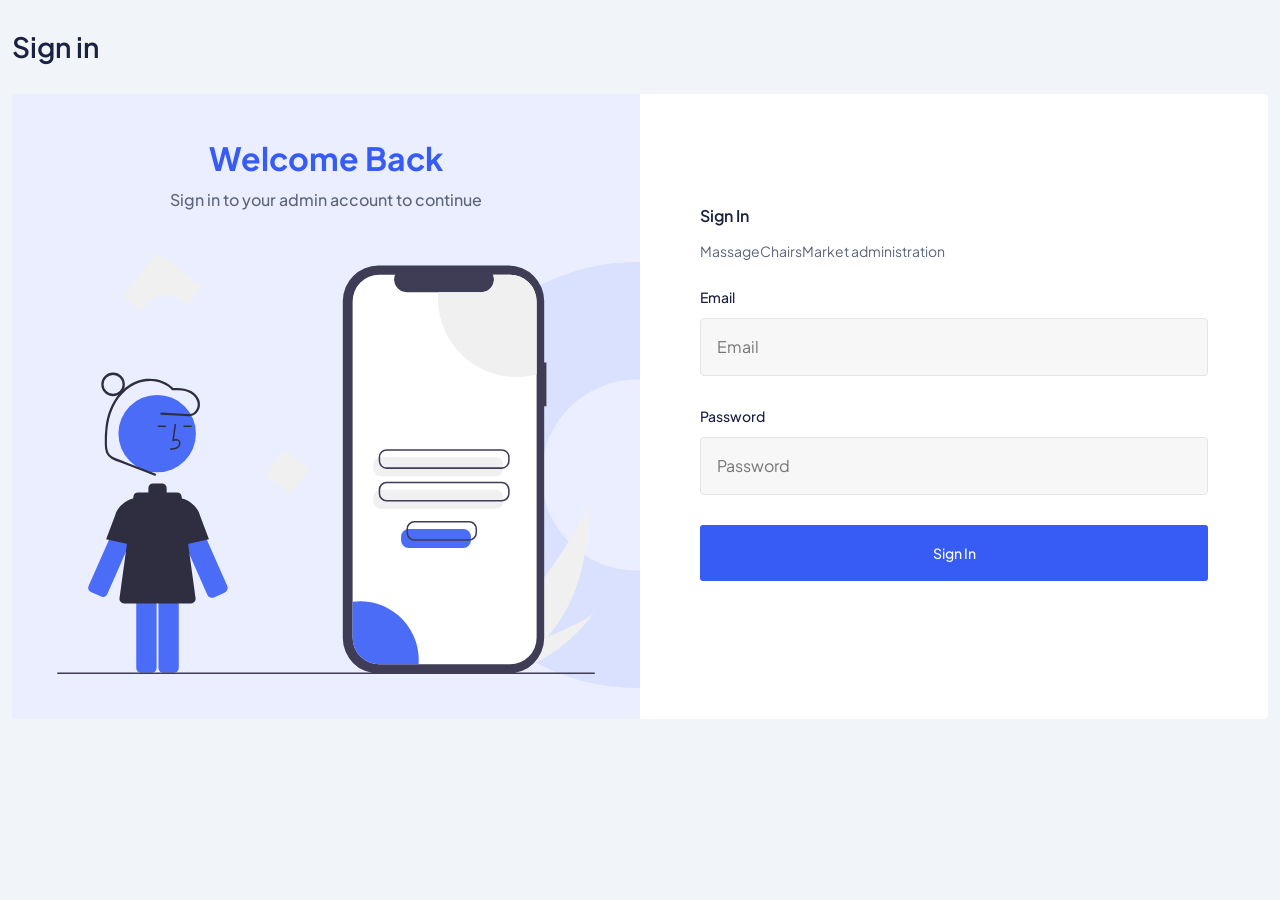
<file: admin/signin.html>
<!DOCTYPE html>
<html lang="en">
  <head>
    <meta charset="UTF-8" />
    <meta http-equiv="X-UA-Compatible" content="IE=edge" />
    <meta name="viewport" content="width=device-width, initial-scale=1.0" />
    <link rel="shortcut icon" href="images/favicon.svg" type="image/x-icon" />
    <title>Sign In | PlainAdmin Demo</title>

    <!-- ========== All CSS files linkup ========= -->
    <link rel="stylesheet" href="css/bootstrap.min.css" />
    <link rel="stylesheet" href="css/lineicons.css" />
    <link rel="stylesheet" href="css/materialdesignicons.min.css" />
    <link rel="stylesheet" href="css/fullcalendar.css" />
    <link rel="stylesheet" href="css/main.css" />
  </head>
  <body>
    <!-- ======== Preloader =========== -->
    <div id="preloader">
      <div class="spinner"></div>
    </div>
    <div id="MessagesWindow"></div>
    <section class="signin-section">
      <div class="container-fluid">
        <!-- ========== title-wrapper start ========== -->
        <div class="title-wrapper pt-30">
          <div class="row align-items-center">
            <div class="col-md-6">
              <div class="title">
                <h2>Sign in</h2>
              </div>
            </div>
            <!-- end col -->
            <!-- end col -->
          </div>
          <!-- end row -->
        </div>
        <!-- ========== title-wrapper end ========== -->

        <div class="row g-0 auth-row">
          <div class="col-lg-6">
            <div class="auth-cover-wrapper bg-primary-100">
              <div class="auth-cover">
                <div class="title text-center">
                  <h1 class="text-primary mb-10">Welcome Back</h1>
                  <p class="text-medium">
                    Sign in to your admin account to continue
                  </p>
                </div>
                <div class="cover-image">
                  <img src="images/signin-image.svg" alt="" />
                </div>
                <div class="shape-image">
                  <img src="images/shape.svg" alt="" />
                </div>
              </div>
            </div>
          </div>
          <!-- end col -->
          <div class="col-lg-6">
            <div class="signin-wrapper">
              <div class="form-wrapper">
                <h6 class="mb-15">Sign In</h6>
                <p class="text-sm mb-25">
                  MassageChairsMarket administration
                </p>
                <form action="#">
                  <div class="row">
                    <div class="col-12">
                      <div class="input-style-1">
                        <label>Email</label>
                        <input id="EmailField" type="email" placeholder="Email" />
                      </div>
                    </div>
                    <!-- end col -->
                    <div class="col-12">
                      <div class="input-style-1">
                        <label>Password</label>
                        <input id="PasswordField" type="password" placeholder="Password" />
                      </div>
                    </div>
                    <div class="col-12">
                      <div class="button-group d-flex justify-content-center flex-wrap">
                        <button onclick="ValidateAndSubmit(event);" class="main-btn primary-btn btn-hover w-100 text-center">
                          Sign In
                        </button>
                      </div>
                    </div>
                  </div>
                  <!-- end row -->
                </form>
              </div>
            </div>
          </div>
          <!-- end col -->
        </div>
        <!-- end row -->
      </div>
    </section>
    <script src="js/Globals.js"></script>
     <script>
        const preloader = document.querySelectorAll('#preloader')
        window.addEventListener('load', function () {
          if (preloader.length) {
            this.document.getElementById('preloader').style.display = 'none'
          }
        })
        const ValidateData = ()=>{
          const emailField = document.getElementById('EmailField');
          const passwordField = document.getElementById('PasswordField');
          if (emailField && passwordField){
            const email = emailField.value;
            const password = passwordField.value;
            return (email.includes('@') && String(password).length) ? {email, password} : null;
          }
        };
        function debounceImmediate(func, wait) {
            let timeout;
            return function(...args) {
                const context = this;
                if (!timeout) {
                    func.apply(context, args);
                }
                clearTimeout(timeout);
                timeout = setTimeout(() => {
                    timeout = null;
                }, wait);
            };
        }
        function ValidateAndSubmit(event){
          event.preventDefault();
          const dataToSubmit = ValidateData();
          if (!dataToSubmit) {
              ShowMessage('error', 'Invalid Credentials!');
              return '';
        }

        const doAfter = (response) => {
            console.log(response);
            if (response && response.token) {
              localStorage.setItem('MC-admin', response.token)
              ShowMessage('success', 'Successfully Authenticated!');
              setTimeout(() => {
                window.location.href = '/administration/';
              }, 499);
            } else {
                ShowMessage('error', 'Invalid Credentials!');
            }
        };
        MakeRequest('AuthenticateAdmin/', dataToSubmit, 'POST', debounceImmediate(doAfter, 1999));
      }
     </script>
  </body>
</html>
</file>
<file: admin/css/fullcalendar.css>
.fc-icon,.fc-unselectable{-moz-user-select:none;-ms-user-select:none}.fc .fc-button,.fc-icon{text-transform:none;font-weight:400}.fc-not-allowed,.fc-not-allowed .fc-event{cursor:not-allowed}.fc .fc-button:not(:disabled),.fc a[data-navlink],.fc-event.fc-event-draggable,.fc-event[href]{cursor:pointer}.fc-unselectable{-webkit-user-select:none;user-select:none;-webkit-touch-callout:none;-webkit-tap-highlight-color:transparent}.fc{display:flex;flex-direction:column;font-size:1em}.fc .fc-button,.fc-icon{display:inline-block;text-align:center}.fc,.fc *,.fc :after,.fc :before{box-sizing:border-box}.fc table{border-collapse:collapse;border-spacing:0;font-size:1em}.fc th{text-align:center}.fc td,.fc th{vertical-align:top;padding:0}.fc .fc-button,.fc .fc-button .fc-icon,.fc .fc-button-group,.fc .fc-timegrid-slot-label{vertical-align:middle}.fc a[data-navlink]:hover{text-decoration:underline}.fc .fc-button:hover,.fc .fc-list-event-title a,a.fc-event,a.fc-event:hover{text-decoration:none}.fc-direction-ltr{direction:ltr;text-align:left}.fc-direction-rtl{direction:rtl;text-align:right}.fc-theme-standard td,.fc-theme-standard th{border:1px solid #ddd;border:1px solid var(--fc-border-color,#ddd)}.fc-liquid-hack td,.fc-liquid-hack th{position:relative}@font-face{font-family:fcicons;src:url("[data-uri]") format('truetype');font-weight:400;font-style:normal}.fc-icon{width:1em;height:1em;-webkit-user-select:none;user-select:none;font-family:fcicons!important;speak:none;font-style:normal;font-variant:normal;line-height:1;-webkit-font-smoothing:antialiased;-moz-osx-font-smoothing:grayscale}.fc-icon-chevron-left:before{content:"\e900"}.fc-icon-chevron-right:before{content:"\e901"}.fc-icon-chevrons-left:before{content:"\e902"}.fc-icon-chevrons-right:before{content:"\e903"}.fc-icon-minus-square:before{content:"\e904"}.fc-icon-plus-square:before{content:"\e905"}.fc-icon-x:before{content:"\e906"}.fc .fc-button{overflow:visible;text-transform:none;margin:0;font-family:inherit}.fc .fc-button::-moz-focus-inner{padding:0;border-style:none}.fc .fc-button{-webkit-appearance:button;-webkit-user-select:none;-moz-user-select:none;-ms-user-select:none;user-select:none;background-color:transparent;border:1px solid transparent;padding:.4em .65em;font-size:1em;line-height:1.5;border-radius:.25em}.fc .fc-button:focus{outline:0;box-shadow:0 0 0 .2rem rgba(44,62,80,.25)}.fc .fc-button-primary:focus,.fc .fc-button-primary:not(:disabled).fc-button-active:focus,.fc .fc-button-primary:not(:disabled):active:focus{box-shadow:0 0 0 .2rem rgba(76,91,106,.5)}.fc .fc-button:disabled{opacity:.65}.fc .fc-button-primary{color:#fff;color:var(--fc-button-text-color,#fff);background-color:#2C3E50;background-color:var(--fc-button-bg-color,#2C3E50);border-color:#2C3E50;border-color:var(--fc-button-border-color,#2C3E50)}.fc .fc-button-primary:hover{color:#fff;color:var(--fc-button-text-color,#fff);background-color:#1e2b37;background-color:var(--fc-button-hover-bg-color,#1e2b37);border-color:#1a252f;border-color:var(--fc-button-hover-border-color,#1a252f)}.fc .fc-button-primary:disabled{color:#fff;color:var(--fc-button-text-color,#fff);background-color:#2C3E50;background-color:var(--fc-button-bg-color,#2C3E50);border-color:#2C3E50;border-color:var(--fc-button-border-color,#2C3E50)}.fc .fc-button-primary:not(:disabled).fc-button-active,.fc .fc-button-primary:not(:disabled):active{color:#fff;color:var(--fc-button-text-color,#fff);background-color:#1a252f;background-color:var(--fc-button-active-bg-color,#1a252f);border-color:#151e27;border-color:var(--fc-button-active-border-color,#151e27)}.fc .fc-button .fc-icon{font-size:1.5em}.fc .fc-button-group{position:relative;display:inline-flex}.fc .fc-button-group>.fc-button{position:relative;flex:1 1 auto}.fc .fc-button-group>.fc-button.fc-button-active,.fc .fc-button-group>.fc-button:active,.fc .fc-button-group>.fc-button:focus,.fc .fc-button-group>.fc-button:hover{z-index:1}.fc-direction-ltr .fc-button-group>.fc-button:not(:first-child){margin-left:-1px;border-top-left-radius:0;border-bottom-left-radius:0}.fc-direction-ltr .fc-button-group>.fc-button:not(:last-child){border-top-right-radius:0;border-bottom-right-radius:0}.fc-direction-rtl .fc-button-group>.fc-button:not(:first-child){margin-right:-1px;border-top-right-radius:0;border-bottom-right-radius:0}.fc-direction-rtl .fc-button-group>.fc-button:not(:last-child){border-top-left-radius:0;border-bottom-left-radius:0}.fc .fc-toolbar{display:flex;justify-content:space-between;align-items:center}.fc .fc-toolbar.fc-header-toolbar{margin-bottom:1.5em}.fc .fc-toolbar.fc-footer-toolbar{margin-top:1.5em}.fc .fc-toolbar-title{font-size:1.75em;margin:0}.fc-direction-ltr .fc-toolbar>*>:not(:first-child){margin-left:.75em}.fc-direction-rtl .fc-toolbar>*>:not(:first-child){margin-right:.75em}.fc-direction-rtl .fc-toolbar-ltr{flex-direction:row-reverse}.fc .fc-scroller{-webkit-overflow-scrolling:touch;position:relative}.fc .fc-scroller-liquid{height:100%}.fc .fc-scroller-liquid-absolute{position:absolute;top:0;right:0;left:0;bottom:0}.fc .fc-scroller-harness{position:relative;overflow:hidden;direction:ltr}.fc .fc-scroller-harness-liquid{height:100%}.fc-direction-rtl .fc-scroller-harness>.fc-scroller{direction:rtl}.fc-theme-standard .fc-scrollgrid{border:1px solid #ddd;border:1px solid var(--fc-border-color,#ddd)}.fc .fc-scrollgrid,.fc .fc-scrollgrid-section-footer>*,.fc .fc-scrollgrid-section-header>*{border-bottom-width:0}.fc .fc-scrollgrid,.fc .fc-scrollgrid table{width:100%;table-layout:fixed}.fc .fc-scrollgrid table{border-top-style:hidden;border-left-style:hidden;border-right-style:hidden}.fc .fc-scrollgrid{border-collapse:separate;border-right-width:0}.fc .fc-scrollgrid-liquid{height:100%}.fc .fc-scrollgrid-section,.fc .fc-scrollgrid-section table,.fc .fc-scrollgrid-section>td{height:1px}.fc .fc-scrollgrid-section-liquid>td{height:100%}.fc .fc-scrollgrid-section>*{border-top-width:0;border-left-width:0}.fc .fc-scrollgrid-section-body table,.fc .fc-scrollgrid-section-footer table{border-bottom-style:hidden}.fc .fc-scrollgrid-section-sticky>*{background:var(--fc-page-bg-color,#fff);position:sticky;z-index:3}.fc .fc-scrollgrid-section-header.fc-scrollgrid-section-sticky>*{top:0}.fc .fc-scrollgrid-section-footer.fc-scrollgrid-section-sticky>*{bottom:0}.fc .fc-scrollgrid-sticky-shim{height:1px;margin-bottom:-1px}.fc-sticky{position:sticky}.fc .fc-view-harness{flex-grow:1;position:relative}.fc .fc-bg-event,.fc .fc-highlight,.fc .fc-non-business,.fc .fc-view-harness-active>.fc-view{position:absolute;top:0;left:0;right:0;bottom:0}.fc .fc-col-header-cell-cushion{display:inline-block;padding:2px 4px}.fc .fc-non-business{background:rgba(215,215,215,.3);background:var(--fc-non-business-color,rgba(215,215,215,.3))}.fc .fc-bg-event{background:var(--fc-bg-event-color,#8fdf82);opacity:.3;opacity:var(--fc-bg-event-opacity,.3)}.fc .fc-bg-event .fc-event-title{margin:.5em;font-size:.85em;font-size:var(--fc-small-font-size,.85em);font-style:italic}.fc .fc-highlight{background:rgba(188,232,241,.3);background:var(--fc-highlight-color,rgba(188,232,241,.3))}.fc .fc-cell-shaded,.fc .fc-day-disabled{background:rgba(208,208,208,.3);background:var(--fc-neutral-bg-color,rgba(208,208,208,.3))}.fc-event .fc-event-main{position:relative;z-index:2}.fc-event-dragging:not(.fc-event-selected){opacity:.75}.fc-event-dragging.fc-event-selected{box-shadow:0 2px 7px rgba(0,0,0,.3)}.fc-event .fc-event-resizer{display:none;position:absolute;z-index:4}.fc-event-selected .fc-event-resizer,.fc-event:hover .fc-event-resizer,.fc-h-event,.fc-v-event{display:block}.fc-event-selected .fc-event-resizer{border-radius:4px;border-radius:calc(var(--fc-event-resizer-dot-total-width,8px)/ 2);border-width:1px;border-width:var(--fc-event-resizer-dot-border-width,1px);width:8px;width:var(--fc-event-resizer-dot-total-width,8px);height:8px;height:var(--fc-event-resizer-dot-total-width,8px);border-style:solid;border-color:inherit;background:var(--fc-page-bg-color,#fff)}.fc-event-selected .fc-event-resizer:before{content:'';position:absolute;top:-20px;left:-20px;right:-20px;bottom:-20px}.fc-event-selected,.fc-event:focus{box-shadow:0 2px 5px rgba(0,0,0,.2)}.fc-event-selected:before,.fc-event:focus:before{content:"";position:absolute;z-index:3;top:0;left:0;right:0;bottom:0}.fc-event-selected:after,.fc-event:focus:after{content:"";background:rgba(0,0,0,.25);background:var(--fc-event-selected-overlay-color,rgba(0,0,0,.25));position:absolute;z-index:1;top:-1px;left:-1px;right:-1px;bottom:-1px}.fc-h-event{border:1px solid #3788d8;border:1px solid var(--fc-event-border-color,#3788d8);background-color:#3788d8;background-color:var(--fc-event-bg-color,#3788d8)}.fc-h-event .fc-event-main{color:#fff;color:var(--fc-event-text-color,#fff)}.fc-h-event .fc-event-main-frame{display:flex}.fc-h-event .fc-event-time{max-width:100%;overflow:hidden}.fc-h-event .fc-event-title-container{flex-grow:1;flex-shrink:1;min-width:0}.fc-h-event .fc-event-title{display:inline-block;vertical-align:top;left:0;right:0;max-width:100%;overflow:hidden}.fc-h-event.fc-event-selected:before{top:-10px;bottom:-10px}.fc-direction-ltr .fc-daygrid-block-event:not(.fc-event-start),.fc-direction-rtl .fc-daygrid-block-event:not(.fc-event-end){border-top-left-radius:0;border-bottom-left-radius:0;border-left-width:0}.fc-direction-ltr .fc-daygrid-block-event:not(.fc-event-end),.fc-direction-rtl .fc-daygrid-block-event:not(.fc-event-start){border-top-right-radius:0;border-bottom-right-radius:0;border-right-width:0}.fc-h-event:not(.fc-event-selected) .fc-event-resizer{top:0;bottom:0;width:8px;width:var(--fc-event-resizer-thickness,8px)}.fc-direction-ltr .fc-h-event:not(.fc-event-selected) .fc-event-resizer-start,.fc-direction-rtl .fc-h-event:not(.fc-event-selected) .fc-event-resizer-end{cursor:w-resize;left:-4px;left:calc(-.5 * var(--fc-event-resizer-thickness,8px))}.fc-direction-ltr .fc-h-event:not(.fc-event-selected) .fc-event-resizer-end,.fc-direction-rtl .fc-h-event:not(.fc-event-selected) .fc-event-resizer-start{cursor:e-resize;right:-4px;right:calc(-.5 * var(--fc-event-resizer-thickness,8px))}.fc-h-event.fc-event-selected .fc-event-resizer{top:50%;margin-top:-4px;margin-top:calc(-.5 * var(--fc-event-resizer-dot-total-width,8px))}.fc-direction-ltr .fc-h-event.fc-event-selected .fc-event-resizer-start,.fc-direction-rtl .fc-h-event.fc-event-selected .fc-event-resizer-end{left:-4px;left:calc(-.5 * var(--fc-event-resizer-dot-total-width,8px))}.fc-direction-ltr .fc-h-event.fc-event-selected .fc-event-resizer-end,.fc-direction-rtl .fc-h-event.fc-event-selected .fc-event-resizer-start{right:-4px;right:calc(-.5 * var(--fc-event-resizer-dot-total-width,8px))}.fc .fc-popover{position:absolute;z-index:9999;box-shadow:0 2px 6px rgba(0,0,0,.15)}.fc .fc-popover-header{display:flex;flex-direction:row;justify-content:space-between;align-items:center;padding:3px 4px}.fc .fc-popover-title{margin:0 2px}.fc .fc-popover-close{cursor:pointer;opacity:.65;font-size:1.1em}.fc-theme-standard .fc-popover{border:1px solid #ddd;border:1px solid var(--fc-border-color,#ddd);background:var(--fc-page-bg-color,#fff)}.fc-theme-standard .fc-popover-header{background:rgba(208,208,208,.3);background:var(--fc-neutral-bg-color,rgba(208,208,208,.3))}:root{--fc-daygrid-event-dot-width:8px;--fc-list-event-dot-width:10px;--fc-list-event-hover-bg-color:#f5f5f5}.fc-daygrid-day-events:after,.fc-daygrid-day-events:before,.fc-daygrid-day-frame:after,.fc-daygrid-day-frame:before,.fc-daygrid-event-harness:after,.fc-daygrid-event-harness:before{content:"";clear:both;display:table}.fc .fc-daygrid-body{position:relative;z-index:1}.fc .fc-daygrid-day.fc-day-today{background-color:rgba(255,220,40,.15);background-color:var(--fc-today-bg-color,rgba(255,220,40,.15))}.fc .fc-daygrid-day-frame{position:relative;min-height:100%}.fc .fc-daygrid-day-top{display:flex;flex-direction:row-reverse}.fc .fc-day-other .fc-daygrid-day-top{opacity:.3}.fc .fc-daygrid-day-number{position:relative;z-index:4;padding:4px}.fc .fc-daygrid-day-events{margin-top:1px}.fc .fc-daygrid-body-balanced .fc-daygrid-day-events{position:absolute;left:0;right:0}.fc .fc-daygrid-body-unbalanced .fc-daygrid-day-events{position:relative;min-height:2em}.fc .fc-daygrid-body-natural .fc-daygrid-day-events{margin-bottom:1em}.fc .fc-daygrid-event-harness{position:relative}.fc .fc-daygrid-event-harness-abs{position:absolute;top:0;left:0;right:0}.fc .fc-daygrid-bg-harness{position:absolute;top:0;bottom:0}.fc .fc-daygrid-day-bg .fc-non-business{z-index:1}.fc .fc-daygrid-day-bg .fc-bg-event{z-index:2}.fc .fc-daygrid-day-bg .fc-highlight{z-index:3}.fc .fc-daygrid-event{z-index:6;margin-top:1px}.fc .fc-daygrid-event.fc-event-mirror{z-index:7}.fc .fc-daygrid-day-bottom{font-size:.85em;padding:2px 3px 0}.fc .fc-daygrid-day-bottom:before{content:"";clear:both;display:table}.fc .fc-daygrid-more-link{position:relative;z-index:4;cursor:pointer}.fc .fc-daygrid-week-number{position:absolute;z-index:5;top:0;padding:2px;min-width:1.5em;text-align:center;background-color:rgba(208,208,208,.3);background-color:var(--fc-neutral-bg-color,rgba(208,208,208,.3));color:grey;color:var(--fc-neutral-text-color,grey)}.fc .fc-more-popover .fc-popover-body{min-width:220px;padding:10px}.fc-direction-ltr .fc-daygrid-event.fc-event-start,.fc-direction-rtl .fc-daygrid-event.fc-event-end{margin-left:2px}.fc-direction-ltr .fc-daygrid-event.fc-event-end,.fc-direction-rtl .fc-daygrid-event.fc-event-start{margin-right:2px}.fc-direction-ltr .fc-daygrid-week-number{left:0;border-radius:0 0 3px}.fc-direction-rtl .fc-daygrid-week-number{right:0;border-radius:0 0 0 3px}.fc-liquid-hack .fc-daygrid-day-frame{position:static}.fc-daygrid-event{position:relative;white-space:nowrap;border-radius:3px;font-size:.85em;font-size:var(--fc-small-font-size,.85em)}.fc-daygrid-block-event .fc-event-time{font-weight:700}.fc-daygrid-block-event .fc-event-time,.fc-daygrid-block-event .fc-event-title{padding:1px}.fc-daygrid-dot-event{display:flex;align-items:center;padding:2px 0}.fc-daygrid-dot-event .fc-event-title{flex-grow:1;flex-shrink:1;min-width:0;overflow:hidden;font-weight:700}.fc-daygrid-dot-event.fc-event-mirror,.fc-daygrid-dot-event:hover{background:rgba(0,0,0,.1)}.fc-daygrid-dot-event.fc-event-selected:before{top:-10px;bottom:-10px}.fc-daygrid-event-dot{margin:0 4px;box-sizing:content-box;width:0;height:0;border:4px solid #3788d8;border:calc(var(--fc-daygrid-event-dot-width,8px)/ 2) solid var(--fc-event-border-color,#3788d8);border-radius:4px;border-radius:calc(var(--fc-daygrid-event-dot-width,8px)/ 2)}.fc-direction-ltr .fc-daygrid-event .fc-event-time{margin-right:3px}.fc-direction-rtl .fc-daygrid-event .fc-event-time{margin-left:3px}.fc-v-event{border:1px solid #3788d8;border:1px solid var(--fc-event-border-color,#3788d8);background-color:#3788d8;background-color:var(--fc-event-bg-color,#3788d8)}.fc-v-event .fc-event-main{color:#fff;color:var(--fc-event-text-color,#fff);height:100%}.fc-v-event .fc-event-main-frame{height:100%;display:flex;flex-direction:column}.fc-v-event .fc-event-time{flex-grow:0;flex-shrink:0;max-height:100%;overflow:hidden}.fc-v-event .fc-event-title-container{flex-grow:1;flex-shrink:1;min-height:0}.fc-v-event .fc-event-title{top:0;bottom:0;max-height:100%;overflow:hidden}.fc-v-event:not(.fc-event-start){border-top-width:0;border-top-left-radius:0;border-top-right-radius:0}.fc-v-event:not(.fc-event-end){border-bottom-width:0;border-bottom-left-radius:0;border-bottom-right-radius:0}.fc-v-event.fc-event-selected:before{left:-10px;right:-10px}.fc-v-event .fc-event-resizer-start{cursor:n-resize}.fc-v-event .fc-event-resizer-end{cursor:s-resize}.fc-v-event:not(.fc-event-selected) .fc-event-resizer{height:8px;height:var(--fc-event-resizer-thickness,8px);left:0;right:0}.fc-v-event:not(.fc-event-selected) .fc-event-resizer-start{top:-4px;top:calc(var(--fc-event-resizer-thickness,8px)/ -2)}.fc-v-event:not(.fc-event-selected) .fc-event-resizer-end{bottom:-4px;bottom:calc(var(--fc-event-resizer-thickness,8px)/ -2)}.fc-v-event.fc-event-selected .fc-event-resizer{left:50%;margin-left:-4px;margin-left:calc(var(--fc-event-resizer-dot-total-width,8px)/ -2)}.fc-v-event.fc-event-selected .fc-event-resizer-start{top:-4px;top:calc(var(--fc-event-resizer-dot-total-width,8px)/ -2)}.fc-v-event.fc-event-selected .fc-event-resizer-end{bottom:-4px;bottom:calc(var(--fc-event-resizer-dot-total-width,8px)/ -2)}.fc .fc-timegrid .fc-daygrid-body{z-index:2}.fc .fc-timegrid-axis-chunk>table,.fc .fc-timegrid-body,.fc .fc-timegrid-slots{position:relative;z-index:1}.fc .fc-timegrid-divider{padding:0 0 2px}.fc .fc-timegrid-body{min-height:100%}.fc .fc-timegrid-axis-chunk{position:relative}.fc .fc-timegrid-slot{height:1.5em;border-bottom:0}.fc .fc-timegrid-slot:empty:before{content:'\00a0'}.fc .fc-timegrid-slot-minor{border-top-style:dotted}.fc .fc-timegrid-slot-label-cushion{display:inline-block;white-space:nowrap}.fc .fc-timegrid-axis-cushion,.fc .fc-timegrid-slot-label-cushion{padding:0 4px}.fc .fc-timegrid-axis-frame-liquid{height:100%}.fc .fc-timegrid-axis-frame{overflow:hidden;display:flex;align-items:center;justify-content:flex-end}.fc .fc-timegrid-axis-cushion{max-width:60px;flex-shrink:0}.fc-direction-ltr .fc-timegrid-slot-label-frame{text-align:right}.fc-direction-rtl .fc-timegrid-slot-label-frame{text-align:left}.fc-liquid-hack .fc-timegrid-axis-frame-liquid{height:auto;position:absolute;top:0;right:0;bottom:0;left:0}.fc .fc-timegrid-col.fc-day-today{background-color:rgba(255,220,40,.15);background-color:var(--fc-today-bg-color,rgba(255,220,40,.15))}.fc .fc-timegrid-col-frame{min-height:100%;position:relative}.fc-media-screen.fc-liquid-hack .fc-timegrid-col-frame{height:auto;position:absolute;top:0;right:0;bottom:0;left:0}.fc-media-screen .fc-timegrid-cols{position:absolute;top:0;left:0;right:0;bottom:0}.fc-media-screen .fc-timegrid-cols>table{height:100%}.fc-media-screen .fc-timegrid-col-bg,.fc-media-screen .fc-timegrid-col-events,.fc-media-screen .fc-timegrid-now-indicator-container{position:absolute;top:0;left:0;right:0}.fc .fc-timegrid-col-bg{z-index:2}.fc .fc-timegrid-col-bg .fc-non-business{z-index:1}.fc .fc-timegrid-col-bg .fc-bg-event{z-index:2}.fc .fc-timegrid-col-bg .fc-highlight,.fc .fc-timegrid-col-events{z-index:3}.fc .fc-timegrid-bg-harness{position:absolute;left:0;right:0}.fc .fc-timegrid-now-indicator-container{bottom:0;overflow:hidden}.fc-direction-ltr .fc-timegrid-col-events{margin:0 2.5% 0 2px}.fc-direction-rtl .fc-timegrid-col-events{margin:0 2px 0 2.5%}.fc-timegrid-event-harness{position:absolute}.fc-timegrid-event-harness>.fc-timegrid-event{position:absolute;top:0;bottom:0;left:0;right:0}.fc-timegrid-event-harness-inset .fc-timegrid-event,.fc-timegrid-event.fc-event-mirror,.fc-timegrid-more-link{box-shadow:0 0 0 1px #fff;box-shadow:0 0 0 1px var(--fc-page-bg-color,#fff)}.fc-timegrid-event,.fc-timegrid-more-link{font-size:.85em;font-size:var(--fc-small-font-size,.85em);border-radius:3px}.fc-timegrid-event{margin-bottom:1px}.fc-timegrid-event .fc-event-main{padding:1px 1px 0}.fc-timegrid-event .fc-event-time{white-space:nowrap;font-size:.85em;font-size:var(--fc-small-font-size,.85em);margin-bottom:1px}.fc-timegrid-event-short .fc-event-main-frame{flex-direction:row;overflow:hidden}.fc-timegrid-event-short .fc-event-time:after{content:'\00a0-\00a0'}.fc-timegrid-event-short .fc-event-title{font-size:.85em;font-size:var(--fc-small-font-size,.85em)}.fc-timegrid-more-link{position:absolute;z-index:9999;color:inherit;color:var(--fc-more-link-text-color,inherit);background:var(--fc-more-link-bg-color,#d0d0d0);cursor:pointer;margin-bottom:1px}.fc-timegrid-more-link-inner{padding:3px 2px;top:0}.fc-direction-ltr .fc-timegrid-more-link{right:0}.fc-direction-rtl .fc-timegrid-more-link{left:0}.fc .fc-timegrid-now-indicator-line{position:absolute;z-index:4;left:0;right:0;border-style:solid;border-color:red;border-color:var(--fc-now-indicator-color,red);border-width:1px 0 0}.fc .fc-timegrid-now-indicator-arrow{position:absolute;z-index:4;margin-top:-5px;border-style:solid;border-color:red;border-color:var(--fc-now-indicator-color,red)}.fc-direction-ltr .fc-timegrid-now-indicator-arrow{left:0;border-width:5px 0 5px 6px;border-top-color:transparent;border-bottom-color:transparent}.fc-direction-rtl .fc-timegrid-now-indicator-arrow{right:0;border-width:5px 6px 5px 0;border-top-color:transparent;border-bottom-color:transparent}.fc-theme-standard .fc-list{border:1px solid #ddd;border:1px solid var(--fc-border-color,#ddd)}.fc .fc-list-empty{background-color:rgba(208,208,208,.3);background-color:var(--fc-neutral-bg-color,rgba(208,208,208,.3));height:100%;display:flex;justify-content:center;align-items:center}.fc .fc-list-empty-cushion{margin:5em 0}.fc .fc-list-table{width:100%;border-style:hidden}.fc .fc-list-table tr>*{border-left:0;border-right:0}.fc .fc-list-sticky .fc-list-day>*{position:sticky;top:0;background:var(--fc-page-bg-color,#fff)}.fc .fc-list-table thead{position:absolute;left:-10000px}.fc .fc-list-table tbody>tr:first-child th{border-top:0}.fc .fc-list-table th{padding:0}.fc .fc-list-day-cushion,.fc .fc-list-table td{padding:8px 14px}.fc .fc-list-day-cushion:after{content:"";clear:both;display:table}.fc-theme-standard .fc-list-day-cushion{background-color:rgba(208,208,208,.3);background-color:var(--fc-neutral-bg-color,rgba(208,208,208,.3))}.fc-direction-ltr .fc-list-day-text,.fc-direction-rtl .fc-list-day-side-text{float:left}.fc-direction-ltr .fc-list-day-side-text,.fc-direction-rtl .fc-list-day-text{float:right}.fc-direction-ltr .fc-list-table .fc-list-event-graphic{padding-right:0}.fc-direction-rtl .fc-list-table .fc-list-event-graphic{padding-left:0}.fc .fc-list-event.fc-event-forced-url{cursor:pointer}.fc .fc-list-event:hover td{background-color:#f5f5f5;background-color:var(--fc-list-event-hover-bg-color,#f5f5f5)}.fc .fc-list-event-graphic,.fc .fc-list-event-time{white-space:nowrap;width:1px}.fc .fc-list-event-dot{display:inline-block;box-sizing:content-box;width:0;height:0;border:5px solid #3788d8;border:calc(var(--fc-list-event-dot-width,10px)/ 2) solid var(--fc-event-border-color,#3788d8);border-radius:5px;border-radius:calc(var(--fc-list-event-dot-width,10px)/ 2)}.fc .fc-list-event-title a{color:inherit}.fc .fc-list-event.fc-event-forced-url:hover a{text-decoration:underline}.fc-theme-bootstrap a:not([href]){color:inherit}.fc-theme-bootstrap5 a:not([href]){color:inherit;text-decoration:inherit}.fc-theme-bootstrap5 .fc-list,.fc-theme-bootstrap5 .fc-scrollgrid,.fc-theme-bootstrap5 td,.fc-theme-bootstrap5 th{border:1px solid var(--bs-gray-400)}.fc-theme-bootstrap5 .fc-scrollgrid{border-right-width:0;border-bottom-width:0}.fc-theme-bootstrap5-shaded{background-color:var(--bs-gray-200)}
</file>
<file: admin/css/main.css>
/*===========================
		COMMON css
===========================*/
@import url("https://fonts.googleapis.com/css2?family=Plus+Jakarta+Sans:wght@200;300;400;500;600;700;800&display=swap");
html {
  scroll-behavior: smooth;
}

body {
  font-family: "Plus Jakarta Sans", sans-serif !important;
  font-weight: normal;
  font-style: normal;
  color: #5d657b;
  overflow-x: hidden;
  background: #f1f5f9;
}

* {
  margin: 0;
  padding: 0;
  -webkit-box-sizing: border-box;
  -moz-box-sizing: border-box;
  box-sizing: border-box;
}

a:focus,
input:focus,
textarea:focus,
button:focus,
.btn:focus,
.btn.focus,
.btn:not(:disabled):not(.disabled).active,
.btn:not(:disabled):not(.disabled):active {
  text-decoration: none;
  outline: none;
  -webkit-box-shadow: none;
  -moz-box-shadow: none;
  box-shadow: none;
}

a:hover {
  color: #365CF5;
}

button,
a {
  -webkit-transition: all 0.3s ease-out 0s;
  -moz-transition: all 0.3s ease-out 0s;
  -ms-transition: all 0.3s ease-out 0s;
  -o-transition: all 0.3s ease-out 0s;
  transition: all 0.3s ease-out 0s;
}

a,
a:focus,
a:hover {
  text-decoration: none;
}

i,
span,
a {
  display: inline-block;
}

audio,
canvas,
iframe,
img,
svg,
video {
  vertical-align: middle;
}

h1 a,
h2 a,
h3 a,
h4 a,
h5 a,
h6 a {
  color: inherit;
}

ul,
ol {
  margin: 0px;
  padding: 0px;
  list-style-type: none;
}

p {
  font-size: 16px;
  font-weight: 400;
  line-height: 25px;
  margin: 0px;
}

.img-bg {
  background-position: center center;
  background-size: cover;
  background-repeat: no-repeat;
  width: 100%;
  height: 100%;
}

.para-width-500 {
  max-width: 500px;
  width: 100%;
}

@media (max-width: 767px) {
  .container {
    padding: 0 30px;
  }
}

/* ========== cart style ========== */
.card-style {
  background: #fff;
  box-sizing: border-box;
  padding: 25px 30px;
  position: relative;
  box-shadow: 0px 12px 24px -4px rgba(145, 158, 171, 0.12), 0px 0px 2px 0px rgba(145, 158, 171, 0.2);
  border-radius: 7px;
}
@media (max-width: 767px) {
  .card-style {
    padding: 20px;
  }
}
.card-style .jvm-zoom-btn {
  position: absolute;
  display: inline-flex;
  justify-content: center;
  align-items: center;
  width: 30px;
  height: 30px;
  border: 1px solid rgba(0, 0, 0, 0.1);
  right: 30px;
  bottom: 30px;
  cursor: pointer;
}
.card-style .jvm-zoom-btn.jvm-zoomin {
  bottom: 70px;
}
.card-style .dropdown-toggle {
  border: none;
  background: none;
}
.card-style .dropdown-toggle::after {
  display: none;
}
.card-style .dropdown-menu {
  -webkit-box-shadow: 0px 0px 5px rgba(0, 0, 0, 0.07);
  -moz-box-shadow: 0px 0px 5px rgba(0, 0, 0, 0.07);
  box-shadow: 0px 0px 5px rgba(0, 0, 0, 0.07);
}
.card-style .dropdown-menu li:hover a {
  color: #365CF5 !important;
}
.card-style .dropdown-menu li a {
  display: block;
  font-size: 14px;
}

.error-box {
  max-width: 330px;
  margin: 65px auto;
}
@media (max-width: 767px) {
  .error-box {
    margin: 25px auto;
  }
  .error-box img {
    max-width: 180px;
  }
  .error-box h1 {
    font-size: 28px;
  }
}
.error-box a {
  border-radius: 7px;
  padding: 7px 25px;
}

.max-w-350 {
  max-width: 350px;
}

.more-btn-wrapper .dropdown-menu {
  border: 0.5px solid #efefef;
  box-shadow: 0px 5px 10px rgba(26, 25, 85, 0.08);
  border-radius: 5px;
}
.more-btn-wrapper .dropdown-menu .dropdown-item:active, .more-btn-wrapper .dropdown-menu .dropdown-item:focus {
  background: none;
}
.more-btn-wrapper .dropdown-menu .dropdown-item a {
  width: 100%;
  border-radius: 4px;
  color: #1A2142;
}
.more-btn-wrapper .dropdown-menu .dropdown-item i {
  font-weight: 700;
}

/* ======= Border Radius ========= */
.radius-4 {
  border-radius: 4px;
}

.radius-10 {
  border-radius: 10px;
}

.radius-30 {
  border-radius: 30px;
}

.radius-50 {
  border-radius: 50px;
}

.radius-full {
  border-radius: 50%;
}

.scroll-top {
  width: 45px;
  height: 45px;
  background: #365CF5;
  display: none;
  justify-content: center;
  align-items: center;
  font-size: 18px;
  color: #fff;
  border-radius: 5px;
  position: fixed;
  bottom: 30px;
  right: 30px;
  z-index: 9;
  cursor: pointer;
  -webkit-transition: all 0.3s ease-out 0s;
  -moz-transition: all 0.3s ease-out 0s;
  -ms-transition: all 0.3s ease-out 0s;
  -o-transition: all 0.3s ease-out 0s;
  transition: all 0.3s ease-out 0s;
}
.scroll-top:hover {
  color: #fff;
  background: rgba(54, 92, 245, 0.8);
}

.form-control:focus {
  box-shadow: none;
}

.form-control.is-valid:focus,
.was-validated .form-control:valid:focus,
.form-control.is-invalid:focus,
.was-validated .form-control:invalid:focus,
.form-check-input.is-valid:focus,
.was-validated .form-check-input:valid:focus,
.form-check-input.is-invalid:focus,
.was-validated .form-check-input:invalid:focus,
.form-check-input:focus,
.radio-style.radio-success .form-check-input:focus,
.radio-style.radio-warning .form-check-input:focus,
.radio-style.radio-danger .form-check-input:focus {
  box-shadow: none;
}

.hover-underline:hover {
  text-decoration: underline;
}

/* ============= typography css ============= */
h1,
h2,
h3,
h4,
h5,
h6,
.h1,
.h2,
.h3,
.h4,
.h5,
.h6 {
  color: #1A2142;
  margin: 0;
}

h1,
.h1 {
  font-size: 32px;
  font-weight: 700;
}

h2,
.h2 {
  font-size: 28px;
  font-weight: 600;
}

h3,
.h3 {
  font-size: 24px;
  font-weight: 500;
}

h4,
.h4 {
  font-size: 20px;
  font-weight: 600;
}

h5,
.h5 {
  font-size: 16px;
  font-weight: 700;
}

h6,
.h6 {
  font-size: 16px;
  font-weight: 600;
}

.text-bold {
  font-weight: 700;
}

.text-semi-bold {
  font-weight: 600;
}

.text-medium {
  font-weight: 500;
}

.text-regular {
  font-weight: 400;
}

.text-light {
  font-weight: 300;
}

.text-sm {
  font-size: 14px;
  line-height: 22px;
}

.text-xs {
  font-size: 12px;
}

/* ========== breadcrumb ============ */
.title-wrapper .breadcrumb-wrapper,
.title-wrapper .title {
  margin-bottom: 30px;
}
@media (max-width: 767px) {
  .title-wrapper .breadcrumb-wrapper,
  .title-wrapper .title {
    margin-bottom: 10px;
  }
}

.breadcrumb-wrapper {
  display: flex;
  justify-content: flex-end;
}
@media (max-width: 767px) {
  .breadcrumb-wrapper {
    justify-content: flex-start;
  }
}
.breadcrumb-wrapper .breadcrumb li {
  font-size: 14px;
  color: #365CF5;
}
.breadcrumb-wrapper .breadcrumb li a {
  color: #5d657b;
}
.breadcrumb-wrapper .breadcrumb li a:hover {
  color: #365CF5;
}

/* ========== Buttons css ========== */
/* buttons base styles */
.main-btn {
  display: inline-flex;
  align-items: center;
  justify-content: center;
  gap: 10px;
  text-align: center;
  white-space: nowrap;
  vertical-align: middle;
  -webkit-user-select: none;
  -moz-user-select: none;
  -ms-user-select: none;
  user-select: none;
  padding: 15px 45px;
  font-weight: 500;
  font-size: 14px;
  line-height: 24px;
  border-radius: 3px;
  cursor: pointer;
  z-index: 5;
  transition: all 0.4s ease-in-out;
  border: 1px solid transparent;
  overflow: hidden;
}
.main-btn i {
  font-size: 17px;
}
.main-btn svg {
  fill: currentColor;
}
.main-btn:hover {
  color: inherit;
}

.group-btn {
  display: inline-flex;
  border: 1px solid #DFE5EF;
  border-radius: 3px;
}
.group-btn.square-btn .main-btn:first-child {
  border-top-left-radius: 0;
  border-bottom-left-radius: 0;
}
.group-btn.square-btn .main-btn:last-child {
  border-top-right-radius: 0;
  border-bottom-right-radius: 0;
}
.group-btn.rounded-full .main-btn:first-child {
  border-top-left-radius: 30px;
  border-bottom-left-radius: 30px;
}
.group-btn.rounded-full .main-btn:last-child {
  border-top-right-radius: 30px;
  border-bottom-right-radius: 30px;
}
.group-btn .main-btn {
  border-radius: 0;
}
.group-btn .main-btn:first-child {
  border-top-left-radius: 3px;
  border-bottom-left-radius: 3px;
}
.group-btn .main-btn:last-child {
  border-top-right-radius: 3px;
  border-bottom-right-radius: 3px;
}
.group-btn .main-btn:not(.group-btn .main-btn:last-child) {
  border-right: 1px solid #DFE5EF;
}

.btn-sm {
  padding: 10px 20px;
  font-weight: 400;
}

/* buttons hover effect */
.btn-hover {
  position: relative;
  overflow: hidden;
}
.btn-hover::after {
  content: "";
  position: absolute;
  width: 0%;
  height: 0%;
  border-radius: 50%;
  background: rgba(255, 255, 255, 0.05);
  top: 50%;
  left: 50%;
  padding: 50%;
  z-index: -1;
  -webkit-transition: all 0.3s ease-out 0s;
  -moz-transition: all 0.3s ease-out 0s;
  -ms-transition: all 0.3s ease-out 0s;
  -o-transition: all 0.3s ease-out 0s;
  transition: all 0.3s ease-out 0s;
  -webkit-transform: translate3d(-50%, -50%, 0) scale(0);
  -moz-transform: translate3d(-50%, -50%, 0) scale(0);
  -ms-transform: translate3d(-50%, -50%, 0) scale(0);
  -o-transform: translate3d(-50%, -50%, 0) scale(0);
  transform: translate3d(-50%, -50%, 0) scale(0);
}
.btn-hover:hover::after {
  -webkit-transform: translate3d(-50%, -50%, 0) scale(1.3);
  -moz-transform: translate3d(-50%, -50%, 0) scale(1.3);
  -ms-transform: translate3d(-50%, -50%, 0) scale(1.3);
  -o-transform: translate3d(-50%, -50%, 0) scale(1.3);
  transform: translate3d(-50%, -50%, 0) scale(1.3);
}

/* Dropdown buttons */
.base-dropdown-btn .main-btn {
  padding: 8px 15px;
}
.base-dropdown-btn .main-btn svg {
  fill: currentColor;
}
.base-dropdown-btn .dropdown-menu {
  box-shadow: 0px 12px 24px -4px rgba(145, 158, 171, 0.12), 0px 0px 2px 0px rgba(145, 158, 171, 0.2);
  border-radius: 3px;
  border: none;
}
.base-dropdown-btn .dropdown-item {
  padding: 8px 15px;
  color: #5d657b;
  font-weight: 500;
}
.base-dropdown-btn .dropdown-item:hover {
  color: #5d657b !important;
  background: #f5f8fc;
}

/* primary buttons */
.primary-btn {
  background: #365CF5;
  color: #fff;
}
.primary-btn:hover {
  color: #fff;
}

.primary-btn-outline {
  background: transparent;
  color: #365CF5;
  border-color: #365CF5;
}
.primary-btn-outline:hover {
  color: #fff;
  background: #365CF5;
}

.primary-btn-light {
  background: rgba(54, 92, 245, 0.12);
  color: #365CF5;
}
.primary-btn-light:hover {
  color: #365CF5;
}

.primary-btn-group {
  background: transparent;
  border: 1px solid transparent;
  color: #365CF5;
}
.primary-btn-group.active, .primary-btn-group:hover {
  color: #fff;
  background: #365CF5;
  border-color: #365CF5 !important;
}

/* secondary buttons */
.secondary-btn {
  background: #00c1f8;
  color: #fff;
}
.secondary-btn:hover {
  color: #fff;
}

.secondary-btn-outline {
  background: transparent;
  color: #00c1f8;
  border-color: #00c1f8;
}
.secondary-btn-outline:hover {
  color: #fff;
  background: #00c1f8;
}

.secondary-btn-light {
  background: rgba(0, 193, 248, 0.12);
  color: #00c1f8;
}
.secondary-btn-light:hover {
  color: #00c1f8;
}

.secondary-btn-group {
  background: transparent;
  border: 1px solid transparent;
  color: #00c1f8;
}
.secondary-btn-group.active, .secondary-btn-group:hover {
  color: #fff;
  background: #00c1f8;
  border-color: #00c1f8 !important;
}

/* success buttons */
.success-btn {
  background: #219653;
  color: #fff;
}
.success-btn:hover {
  color: #fff;
}

.success-btn-outline {
  background: transparent;
  color: #219653;
  border-color: #219653;
}
.success-btn-outline:hover {
  color: #fff;
  background: #219653;
}

.success-btn-light {
  background: rgba(33, 150, 83, 0.12);
  color: #219653;
}
.success-btn-light:hover {
  color: #219653;
}

.success-btn-group {
  background: transparent;
  border: 1px solid transparent;
  color: #219653;
}
.success-btn-group.active, .success-btn-group:hover {
  color: #fff;
  background: #219653;
  border-color: #219653 !important;
}

/* danger buttons */
.danger-btn {
  background: #d50100;
  color: #fff;
}
.danger-btn:hover {
  color: #fff;
}

.danger-btn-outline {
  background: transparent;
  color: #d50100;
  border-color: #d50100;
}
.danger-btn-outline:hover {
  color: #fff;
  background: #d50100;
}

.danger-btn-light {
  background: rgba(213, 1, 0, 0.12);
  color: #d50100;
}
.danger-btn-light:hover {
  color: #d50100;
}

.danger-btn-group {
  background: transparent;
  border: 1px solid transparent;
  color: #d50100;
}
.danger-btn-group.active, .danger-btn-group:hover {
  color: #fff;
  background: #d50100;
  border-color: #d50100 !important;
}

/* warning buttons */
.warning-btn {
  background: #f7c800;
  color: #fff;
}
.warning-btn:hover {
  color: #fff;
}

.warning-btn-outline {
  background: transparent;
  color: #f7c800;
  border-color: #f7c800;
}
.warning-btn-outline:hover {
  color: #fff;
  background: #f7c800;
}

.warning-btn-light {
  background: rgba(247, 200, 0, 0.12);
  color: #f7c800;
}
.warning-btn-light:hover {
  color: #f7c800;
}

.warning-btn-group {
  background: transparent;
  border: 1px solid transparent;
  color: #f7c800;
}
.warning-btn-group.active, .warning-btn-group:hover {
  color: #fff;
  background: #f7c800;
  border-color: #f7c800 !important;
}

/* info buttons */
.info-btn {
  background: #97ca31;
  color: #fff;
}
.info-btn:hover {
  color: #fff;
}

.info-btn-outline {
  background: transparent;
  color: #97ca31;
  border-color: #97ca31;
}
.info-btn-outline:hover {
  color: #fff;
  background: #97ca31;
}

.info-btn-light {
  background: rgba(151, 202, 49, 0.12);
  color: #97ca31;
}
.info-btn-light:hover {
  color: #97ca31;
}

.info-btn-group {
  background: transparent;
  border: 1px solid transparent;
  color: #97ca31;
}
.info-btn-group.active, .info-btn-group:hover {
  color: #fff;
  background: #97ca31;
  border-color: #97ca31 !important;
}

/* dark buttons */
.dark-btn {
  background: #1A2142;
  color: #fff;
}
.dark-btn:hover {
  color: #fff;
}

.dark-btn-outline {
  background: transparent;
  color: #1A2142;
  border-color: #1A2142;
}
.dark-btn-outline:hover {
  color: #fff;
  background: #1A2142;
}

.dark-btn-light {
  background: rgba(26, 33, 66, 0.12);
  color: #1A2142;
}
.dark-btn-light:hover {
  color: #1A2142;
}

.dark-btn-group {
  background: transparent;
  border: 1px solid transparent;
  color: #1A2142;
}
.dark-btn-group.active, .dark-btn-group:hover {
  color: #fff;
  background: #1A2142;
  border-color: #1A2142 !important;
}

/* light buttons */
.light-btn {
  background: #DFE5EF;
  color: #1A2142;
}
.light-btn:hover {
  color: #1A2142;
}

.light-btn-outline {
  background: transparent;
  color: #1A2142;
  border-color: #DFE5EF;
}
.light-btn-outline:hover {
  color: #1A2142;
  background: #DFE5EF;
}

.light-btn-light {
  background: rgba(223, 229, 239, 0.5);
  color: #1A2142;
}
.light-btn-light:hover {
  color: #1A2142;
}

.light-btn-group {
  background: transparent;
  border: 1px solid transparent;
  color: #000;
}
.light-btn-group.active, .light-btn-group:hover {
  color: #000;
  background: #DFE5EF;
  border-color: #DFE5EF !important;
}

/* active buttons */
.active-btn {
  background: #365CF5;
  color: #fff;
}
.active-btn:hover {
  color: #fff;
}

.active-btn-outline {
  background: transparent;
  color: #365CF5;
  border-color: #365CF5;
}
.active-btn-outline:hover {
  color: #fff;
  background: #365CF5;
}

.active-btn-light {
  background: rgba(54, 92, 245, 0.12);
  color: #365CF5;
}
.active-btn-light:hover {
  color: #365CF5;
}

.active-btn-group {
  background: transparent;
  border: 1px solid transparent;
  color: #365CF5;
}
.active-btn-group.active, .active-btn-group:hover {
  color: #fff;
  background: #365CF5;
  border-color: #365CF5 !important;
}

/* deactive buttons */
.deactive-btn {
  background: #E9E9E9;
  color: #8F9AAD;
}
.deactive-btn:hover {
  color: #8F9AAD;
}

.deactive-btn-outline {
  background: transparent;
  color: #8F9AAD;
  border-color: #E9E9E9;
}
.deactive-btn-outline:hover {
  color: #8F9AAD;
  background: #E9E9E9;
}

.deactive-btn-light {
  background: #e9e9e9;
  color: #8F9AAD;
}
.deactive-btn-light:hover {
  color: #8F9AAD;
}

.deactive-btn-group {
  background: transparent;
  border: 1px solid transparent;
  color: #9AA4CA;
}
.deactive-btn-group.active, .deactive-btn-group:hover {
  color: #9AA4CA;
  background: #CBE1FF;
  border-color: #CBE1FF !important;
}

/* =========  square-btn ========= */
.square-btn {
  border-radius: 0px;
}

/* =========  rounded-md ========= */
.rounded-md {
  border-radius: 10px;
}

/* =========  rounded-full ========= */
.rounded-full {
  border-radius: 30px;
}

/* ========== buttons group css ========= */
.buttons-group {
  display: flex;
  flex-wrap: wrap;
  margin: 0 -10px;
}
.buttons-group li {
  margin: 10px;
}

/* ====== Status Button ====== */
.status-btn {
  padding: 7px 15px;
  border-radius: 30px;
  font-size: 14px;
  font-weight: 400;
}
.status-btn.primary-btn {
  color: #fff;
  background: #365cf5;
}
.status-btn.active-btn {
  color: #365CF5;
  background: rgba(54, 92, 245, 0.1);
}
.status-btn.close-btn {
  color: #d50100;
  background: rgba(213, 1, 0, 0.1);
}
.status-btn.warning-btn {
  color: #f7c800;
  background: rgba(247, 200, 0, 0.1);
}
.status-btn.info-btn {
  color: #97ca31;
  background: rgba(151, 202, 49, 0.1);
}
.status-btn.success-btn {
  color: #219653;
  background: rgba(33, 150, 83, 0.1);
}
.status-btn.secondary-btn {
  color: #00c1f8;
  background: rgba(0, 193, 248, 0.1);
}
.status-btn.dark-btn {
  color: #1A2142;
  background: rgba(26, 33, 66, 0.1);
}
.status-btn.orange-btn {
  color: #f2994a;
  background: rgba(242, 153, 74, 0.1);
}

/* ============ alerts css ============ */
.alert-box {
  display: flex;
  position: relative;
  margin-bottom: 20px;
}
@media (max-width: 767px) {
  .alert-box {
    padding-left: 0px !important;
  }
}
.alert-box .left {
  max-width: 75px;
  width: 100%;
  height: 100%;
  border-radius: 4px;
  background: #d50100;
  position: absolute;
  left: 0;
  top: 0;
  display: flex;
  justify-content: center;
  align-items: center;
}
@media (max-width: 767px) {
  .alert-box .left {
    display: none;
  }
}
.alert-box .left h5 {
  -webkit-transform: rotate(-90deg);
  -moz-transform: rotate(-90deg);
  -ms-transform: rotate(-90deg);
  -o-transform: rotate(-90deg);
  transform: rotate(-90deg);
  color: #fff;
}
.alert-box .alert {
  margin-bottom: 0px;
  padding: 25px 40px;
}
@media (max-width: 767px) {
  .alert-box .alert {
    padding: 20px;
  }
}

/* Alert Primary */
.primary-alert .left {
  background: #365CF5;
}
.primary-alert .alert {
  color: #365CF5;
  border: 1px solid #365CF5;
  background: rgba(54, 92, 245, 0.2);
  width: 100%;
}
.primary-alert .alert .alert-heading {
  color: #365CF5;
  margin-bottom: 15px;
}

/* Alert Danger */
.danger-alert .left {
  background: #d50100;
}
.danger-alert .alert {
  color: #d50100;
  border: 1px solid #d50100;
  background: rgba(213, 1, 0, 0.2);
  width: 100%;
}
.danger-alert .alert .alert-heading {
  color: #d50100;
  margin-bottom: 15px;
}

/* Alert warning */
.warning-alert .left {
  background: #f7c800;
}
.warning-alert .alert {
  color: #f7c800;
  border: 1px solid #f7c800;
  background: rgba(247, 200, 0, 0.2);
  width: 100%;
}
.warning-alert .alert .alert-heading {
  color: #f7c800;
  margin-bottom: 15px;
}

/* Alert warning */
.warning-alert .left {
  background: #f7c800;
}
.warning-alert .alert {
  color: #f7c800;
  border: 1px solid #f7c800;
  background: rgba(247, 200, 0, 0.2);
  width: 100%;
}
.warning-alert .alert .alert-heading {
  color: #f7c800;
  margin-bottom: 15px;
}

/* Alert info */
.info-alert .left {
  background: #97ca31;
}
.info-alert .alert {
  color: #97ca31;
  border: 1px solid #97ca31;
  background: rgba(151, 202, 49, 0.2);
  width: 100%;
}
.info-alert .alert .alert-heading {
  color: #97ca31;
  margin-bottom: 15px;
}

/* Alert success */
.success-alert .left {
  background: #219653;
}
.success-alert .alert {
  color: #219653;
  border: 1px solid #219653;
  background: rgba(33, 150, 83, 0.2);
  width: 100%;
}
.success-alert .alert .alert-heading {
  color: #219653;
  margin-bottom: 15px;
}

/* Alert secondary */
.secondary-alert .left {
  background: #00c1f8;
}
.secondary-alert .alert {
  color: #00c1f8;
  border: 1px solid #00c1f8;
  background: rgba(0, 193, 248, 0.2);
  width: 100%;
}
.secondary-alert .alert .alert-heading {
  color: #00c1f8;
  margin-bottom: 15px;
}

/* Alert gray */
.gray-alert .left {
  background: #5d657b;
}
.gray-alert .alert {
  color: #5d657b;
  border: 1px solid #5d657b;
  background: rgba(93, 101, 123, 0.2);
  width: 100%;
}
.gray-alert .alert .alert-heading {
  color: #5d657b;
  margin-bottom: 15px;
}

/* Alert black */
.black-alert .left {
  background: #000;
}
.black-alert .alert {
  color: #000;
  border: 1px solid #000;
  background: rgba(0, 0, 0, 0.2);
  width: 100%;
}
.black-alert .alert .alert-heading {
  color: #000;
  margin-bottom: 15px;
}

/* Alert orange */
.orange-alert .left {
  background: #f2994a;
}
.orange-alert .alert {
  color: #f2994a;
  border: 1px solid #f2994a;
  background: rgba(242, 153, 74, 0.2);
  width: 100%;
}
.orange-alert .alert .alert-heading {
  color: #f2994a;
  margin-bottom: 15px;
}

/* ========== cards css =========== */
/* card-style-1 */
.card-style-1 {
  background: #fff;
  border: 1px solid #efefef;
  border-radius: 10px;
  padding: 25px 0;
  position: relative;
  -webkit-transition: all 0.3s ease-out 0s;
  -moz-transition: all 0.3s ease-out 0s;
  -ms-transition: all 0.3s ease-out 0s;
  -o-transition: all 0.3s ease-out 0s;
  transition: all 0.3s ease-out 0s;
}
.card-style-1:hover {
  -webkit-box-shadow: 0px 0px 5px rgba(0, 0, 0, 0.1);
  -moz-box-shadow: 0px 0px 5px rgba(0, 0, 0, 0.1);
  box-shadow: 0px 0px 5px rgba(0, 0, 0, 0.1);
}
.card-style-1 .card-meta {
  display: flex;
  align-items: center;
  margin-bottom: 15px;
  padding: 0 30px;
}
@media (max-width: 767px) {
  .card-style-1 .card-meta {
    padding: 0 20px;
  }
}
.card-style-1 .card-meta .image {
  max-width: 40px;
  width: 100%;
  border-radius: 50%;
  overflow: hidden;
  margin-right: 12px;
}
.card-style-1 .card-meta .image img {
  width: 100%;
}
.card-style-1 .card-meta .text p {
  color: #1A2142;
}
.card-style-1 .card-meta .text p a {
  color: inherit;
}
.card-style-1 .card-meta .text p a:hover {
  color: #365CF5;
}
.card-style-1 .card-image {
  border-radius: 10px;
  margin-bottom: 25px;
  overflow: hidden;
}
.card-style-1 .card-image a {
  display: block;
}
.card-style-1 .card-image img {
  width: 100%;
}
.card-style-1 .card-content {
  padding: 0px 30px;
}
@media (max-width: 767px) {
  .card-style-1 .card-content {
    padding: 0px 20px;
  }
}
.card-style-1 .card-content h4 a {
  color: inherit;
  margin-bottom: 15px;
  display: block;
}
.card-style-1 .card-content h4 a:hover {
  color: #365CF5;
}

/* card-style-2 */
.card-style-2 {
  background: #fff;
  border: 1px solid #efefef;
  border-radius: 4px;
  padding: 20px;
  -webkit-transition: all 0.3s ease-out 0s;
  -moz-transition: all 0.3s ease-out 0s;
  -ms-transition: all 0.3s ease-out 0s;
  -o-transition: all 0.3s ease-out 0s;
  transition: all 0.3s ease-out 0s;
}
.card-style-2:hover {
  -webkit-box-shadow: 0px 0px 5px rgba(0, 0, 0, 0.1);
  -moz-box-shadow: 0px 0px 5px rgba(0, 0, 0, 0.1);
  box-shadow: 0px 0px 5px rgba(0, 0, 0, 0.1);
}
.card-style-2 .card-image {
  border-radius: 4px;
  margin-bottom: 30px;
  overflow: hidden;
}
.card-style-2 .card-image a {
  display: block;
}
.card-style-2 .card-image img {
  width: 100%;
}
.card-style-2 .card-content {
  padding: 0px 10px;
}
@media (max-width: 767px) {
  .card-style-2 .card-content {
    padding: 0px;
  }
}
.card-style-2 .card-content h4 a {
  color: inherit;
  margin-bottom: 15px;
  display: block;
}
.card-style-2 .card-content h4 a:hover {
  color: #365CF5;
}

/* card-style-3 */
.card-style-3 {
  background: #fff;
  border: 1px solid #efefef;
  border-radius: 4px;
  padding: 25px 30px;
  -webkit-transition: all 0.3s ease-out 0s;
  -moz-transition: all 0.3s ease-out 0s;
  -ms-transition: all 0.3s ease-out 0s;
  -o-transition: all 0.3s ease-out 0s;
  transition: all 0.3s ease-out 0s;
}
.card-style-3:hover {
  -webkit-box-shadow: 0px 0px 5px rgba(0, 0, 0, 0.1);
  -moz-box-shadow: 0px 0px 5px rgba(0, 0, 0, 0.1);
  box-shadow: 0px 0px 5px rgba(0, 0, 0, 0.1);
}
.card-style-3 .card-content h4 a {
  color: inherit;
  margin-bottom: 15px;
  display: block;
}
.card-style-3 .card-content h4 a:hover {
  color: #365CF5;
}
.card-style-3 .card-content a.read-more {
  font-weight: 500;
  color: #1A2142;
  margin-top: 20px;
}
.card-style-3 .card-content a.read-more:hover {
  color: #365CF5;
  letter-spacing: 2px;
}

/* card-style-4 */
.card-style-4 {
  background: #fff;
  border: 1px solid #efefef;
  border-radius: 4px;
  padding: 20px 30px;
  -webkit-transition: all 0.3s ease-out 0s;
  -moz-transition: all 0.3s ease-out 0s;
  -ms-transition: all 0.3s ease-out 0s;
  -o-transition: all 0.3s ease-out 0s;
  transition: all 0.3s ease-out 0s;
}
.card-style-4:hover {
  -webkit-box-shadow: 0px 0px 5px rgba(0, 0, 0, 0.1);
  -moz-box-shadow: 0px 0px 5px rgba(0, 0, 0, 0.1);
  box-shadow: 0px 0px 5px rgba(0, 0, 0, 0.1);
}
.card-style-4 .card-image {
  border-radius: 50%;
  margin: auto;
  margin-bottom: 30px;
  max-width: 250px;
  width: 100%;
  overflow: hidden;
}
.card-style-4 .card-image a {
  display: block;
}
.card-style-4 .card-image img {
  width: 100%;
}
.card-style-4 .card-content {
  margin-bottom: 10px;
}
.card-style-4 .card-content h4 a {
  color: inherit;
  margin-bottom: 15px;
  display: block;
}
.card-style-4 .card-content h4 a:hover {
  color: #365CF5;
}
.card-style-4 .card-content a.read-more {
  font-weight: 500;
  color: #1A2142;
  margin-top: 20px;
}
.card-style-4 .card-content a.read-more:hover {
  color: #365CF5;
  letter-spacing: 2px;
}

.card-style-5 {
  background: #fff;
  border: 1px solid #efefef;
  border-radius: 4px;
  padding: 20px;
  display: flex;
  align-items: center;
  -webkit-transition: all 0.3s ease-out 0s;
  -moz-transition: all 0.3s ease-out 0s;
  -ms-transition: all 0.3s ease-out 0s;
  -o-transition: all 0.3s ease-out 0s;
  transition: all 0.3s ease-out 0s;
}
.card-style-5:hover {
  -webkit-box-shadow: 0px 0px 5px rgba(0, 0, 0, 0.1);
  -moz-box-shadow: 0px 0px 5px rgba(0, 0, 0, 0.1);
  box-shadow: 0px 0px 5px rgba(0, 0, 0, 0.1);
}
@media (max-width: 767px) {
  .card-style-5 {
    display: block;
  }
}
@media only screen and (min-width: 550px) and (max-width: 767px) {
  .card-style-5 {
    display: flex;
  }
}
.card-style-5 .card-image {
  margin: auto;
  margin-right: 20px;
  border-radius: 4px;
  max-width: 180px;
  width: 100%;
  overflow: hidden;
}
@media (max-width: 767px) {
  .card-style-5 .card-image {
    margin-right: auto;
    margin-bottom: 20px;
    max-width: 100%;
  }
}
@media only screen and (min-width: 550px) and (max-width: 767px) {
  .card-style-5 .card-image {
    margin-right: 20px;
    margin-bottom: 0px;
    max-width: 180px;
  }
}
.card-style-5 .card-image a {
  display: block;
}
.card-style-5 .card-image img {
  width: 100px;
  height: 100px;
}
@media (max-width: 767px) {
  .card-style-5 .card-image img {
    width: 100%;
  }
}
.card-style-5 .card-content {
  margin-bottom: 10px;
  min-width: 100%;
}
.card-style-5 .card-content h4 a {
  color: inherit;
  margin-bottom: 15px;
  display: block;
}
.card-style-5 .card-content h4 a:hover {
  color: #365CF5;
}
.card-style-5 .card-content .main-btn {
  margin-top: 20px;
}

/* ======= card-style-6 ======== */
.card-style-6 {
  padding: 25px 30px;
  background: #fff;
  border: 1px solid #efefef;
  border-radius: 4px;
  -webkit-transition: all 0.3s ease-out 0s;
  -moz-transition: all 0.3s ease-out 0s;
  -ms-transition: all 0.3s ease-out 0s;
  -o-transition: all 0.3s ease-out 0s;
  transition: all 0.3s ease-out 0s;
}
.card-style-6:hover {
  -webkit-box-shadow: 0px 0px 5px rgba(0, 0, 0, 0.1);
  -moz-box-shadow: 0px 0px 5px rgba(0, 0, 0, 0.1);
  box-shadow: 0px 0px 5px rgba(0, 0, 0, 0.1);
}
@media only screen and (min-width: 1200px) and (max-width: 1399px), (max-width: 767px) {
  .card-style-6 {
    padding: 20px;
  }
}
.card-style-6 .card-image {
  border-radius: 4px;
  overflow: hidden;
  margin-bottom: 15px;
}
.card-style-6 .card-image a {
  display: block;
}
.card-style-6 .card-image a img {
  width: 100%;
}
.card-style-6 .card-action {
  display: flex;
}
.card-style-6 .card-action .action {
  display: flex;
  align-items: center;
}
.card-style-6 .card-action .action a {
  color: #5d657b;
  font-size: 14px;
}
.card-style-6 .card-action .action a:hover {
  text-decoration: underline;
}
.card-style-6 .card-action .action button {
  border: none;
  background: none;
  display: flex;
  color: #1A2142;
  margin-right: 10px;
  font-size: 16px;
}
.card-style-6 .card-action .action button:hover {
  color: #365CF5;
}

/* ======= icon-card ======== */
.icon-card {
  display: flex;
  align-items: center;
  background: #fff;
  padding: 30px 20px;
  box-shadow: 0px 12px 24px -4px rgba(145, 158, 171, 0.12), 0px 0px 2px 0px rgba(145, 158, 171, 0.2);
  border-radius: 7px;
}
.icon-card.icon-card-3 {
  display: block;
  padding: 0px;
}
.icon-card.icon-card-3 .card-content {
  display: flex;
  padding: 20px;
  padding-bottom: 0;
}
.icon-card.icon-card-4 {
  display: block;
  padding: 30px;
}
.icon-card.icon-card-4 .icon {
  max-width: 50px;
  height: 50px;
  border-radius: 5px;
  background: rgba(54, 92, 245, 0.08);
}
.icon-card.icon-card-4 .text-danger-2 i {
  -webkit-transform: rotate(90deg);
  -moz-transform: rotate(90deg);
  -ms-transform: rotate(90deg);
  -o-transform: rotate(90deg);
  transform: rotate(90deg);
}
.icon-card.icon-card-4 .card-content {
  margin-top: 18px;
}
@media only screen and (min-width: 1200px) and (max-width: 1399px) {
  .icon-card h6 {
    font-size: 15px;
  }
}
@media only screen and (min-width: 1200px) and (max-width: 1399px) {
  .icon-card h3 {
    font-size: 20px;
  }
}
.icon-card.icon-card-2 {
  display: block;
}
.icon-card.icon-card-2 .progress {
  height: 7px;
}
.icon-card.icon-card-2 .progress .progress-bar {
  border-radius: 4px;
}
.icon-card .icon {
  max-width: 46px;
  width: 100%;
  height: 46px;
  border-radius: 10px;
  display: flex;
  justify-content: center;
  align-items: center;
  font-size: 24px;
  margin-right: 20px;
  background: rgba(54, 92, 245, 0.1);
  color: #365CF5;
  font-weight: 700;
}
@media only screen and (min-width: 1200px) and (max-width: 1399px) {
  .icon-card .icon {
    margin-right: 10px;
  }
}
.icon-card .icon.purple {
  background: rgba(155, 81, 224, 0.1);
  color: #9b51e0;
}
.icon-card .icon.success {
  background: rgba(33, 150, 83, 0.1);
  color: #219653;
}
.icon-card .icon.primary {
  background: rgba(54, 92, 245, 0.1);
  color: #365CF5;
}
.icon-card .icon.orange {
  background: rgba(242, 153, 74, 0.1);
  color: #f2994a;
}
.icon-card .icon.blue-light {
  background: rgba(73, 190, 255, 0.08);
  color: #49BEFF;
}
.icon-card .icon.opacity-100.purple {
  background: #9b51e0;
  color: #fff;
}
.icon-card .icon.opacity-100.success {
  background: #219653;
  color: #fff;
}
.icon-card .icon.opacity-100.primary {
  background: #365CF5;
  color: #fff;
}
.icon-card .icon.opacity-100.orange {
  background: #f2994a;
  color: #fff;
}
.icon-card .icon.opacity-100.deep-blue {
  background: #345d9d;
  color: #fff;
}

.card-wrapper {
  display: flex;
  width: 100%;
  overflow-x: auto;
  padding: 25px 15px;
}
.card-wrapper .single-card-wrapper {
  padding: 0px 15px;
}
.card-wrapper .single-card {
  border-radius: 10px;
  position: relative;
  overflow: hidden;
  z-index: 1;
  padding: 30px;
  max-width: 330px;
  min-width: 330px;
  width: 100%;
}
.card-wrapper .single-card .bg-shape {
  position: absolute;
  bottom: 0;
  right: 0;
  top: 0;
  left: 0;
  z-index: -1;
}
.card-wrapper .single-card h3 {
  font-weight: bold;
  font-size: 24px;
  color: #fff;
  margin-bottom: 36px;
}
.card-wrapper .single-card .card-info {
  display: flex;
  align-items: center;
}
.card-wrapper .single-card .card-info span {
  font-weight: 500;
  font-size: 12px;
  color: rgba(255, 255, 255, 0.6);
}
.card-wrapper .single-card .card-info p {
  font-weight: 500;
  font-size: 12px;
  color: #fff;
}

/* =========== tables css =========== */
.table {
  border-collapse: inherit;
  border-spacing: 0px;
}
.table > :not(caption) > * > * {
  padding: 15px 0;
  border-bottom-color: #efefef;
  vertical-align: middle;
}
.table > :not(:last-child) > :last-child > * {
  border-bottom-color: #efefef;
}
.table tbody tr:first-child > * {
  padding-top: 20px;
}
.table tbody tr:last-child > * {
  border-bottom-color: transparent;
  padding-bottom: 0px;
}
.table th h6 {
  font-weight: 500;
  color: #1A2142;
  font-size: 14px;
}
.table td.min-width {
  padding: 5px;
}
@media (max-width: 767px) {
  .table td.min-width {
    min-width: 150px;
  }
}
.table td p {
  font-size: 14px;
  line-height: 1.5;
  color: #5d657b;
}
.table td p a {
  color: inherit;
}
.table td p a:hover {
  color: #365CF5;
}
.table .lead-info {
  min-width: 200px;
}
.table .lead-email {
  min-width: 150px;
  white-space: nowrap;
}
.table .lead-phone {
  min-width: 160px;
}
.table .lead-company {
  min-width: 180px;
}
.table .referrals-image {
  min-width: 150px;
}
.table .referrals-image .image {
  width: 55px;
  max-width: 100%;
  height: 55px;
  border-radius: 4px;
  overflow: hidden;
}
.table .referrals-image .image img {
  width: 100%;
}
.table .lead {
  display: flex;
  align-items: center;
}
.table .lead .lead-image {
  max-width: 50px;
  width: 100%;
  height: 50px;
  border-radius: 50%;
  overflow: hidden;
  margin-right: 15px;
}
.table .lead .lead-image img {
  width: 100%;
}
.table .lead .lead-text {
  width: 100%;
}
.table .employee-image {
  width: 50px;
  max-width: 100%;
  height: 50px;
  border-radius: 50%;
  overflow: hidden;
  margin-right: 15px;
}
.table .employee-image img {
  width: 100%;
}
.table .action {
  display: flex;
  align-items: center;
}
.table .action button {
  border: none;
  background: transparent;
  padding: 0px 6px;
  font-size: 18px;
}
.table .action button.edit:hover {
  color: #365CF5;
}
.table .action button::after {
  display: none;
}
.table .action .dropdown-menu {
  -webkit-box-shadow: 0px 0px 5px rgba(0, 0, 0, 0.07);
  -moz-box-shadow: 0px 0px 5px rgba(0, 0, 0, 0.07);
  box-shadow: 0px 0px 5px rgba(0, 0, 0, 0.07);
}
.table .action .dropdown-menu li:hover a {
  color: #365CF5 !important;
}
.table .action .dropdown-menu li a {
  display: block;
}

.top-selling-table tr th,
.top-selling-table tr td {
  vertical-align: middle;
  padding: 10px 5px;
}
.top-selling-table tr .min-width {
  min-width: 80px;
  white-space: nowrap;
}
.top-selling-table .form-check-input[type=checkbox] {
  margin-left: 5px;
}
.top-selling-table .form-check-input[type=checkbox]:checked {
  background-color: #365CF5;
  border-color: #365CF5;
}
.top-selling-table .product {
  display: flex;
  align-items: center;
  min-width: 150px;
}
.top-selling-table .product .image {
  border-radius: 4px;
  overflow: hidden;
  margin-right: 15px;
  max-width: 50px;
  width: 100%;
  height: 50px;
}
.top-selling-table .product .image img {
  width: 100%;
}
.top-selling-table .product p {
  width: 100%;
}

@media (max-width: 767px) {
  .referrals-table-card .title .right {
    width: 100%;
  }
}
@media only screen and (min-width: 550px) and (max-width: 767px) {
  .referrals-table-card .title .right {
    width: auto;
  }
}
.referrals-table-card .referrals-table td {
  padding: 10px;
}

/* ===== lead-table ===== */
.lead-table th,
.lead-table td {
  padding: 10px 5px;
}
.lead-table .name {
  min-width: 120px;
}
.lead-table .email {
  min-width: 130px;
}
.lead-table .project {
  min-width: 150px;
}
.lead-table .status {
  min-width: 120px;
  text-align: center;
}
.lead-table .action {
  min-width: 60px;
}

.clients-table-card .table .employee-info {
  min-width: 150px;
}

.clients-table th,
.clients-table td {
  padding: 5px;
}
.clients-table th.min-width,
.clients-table td.min-width {
  min-width: 150px;
}
.clients-table .employee-image {
  margin-right: 0px;
}

.table-pagination ul li a {
  width: 32px;
  height: 32px;
  background: #e5e5e5;
  border-radius: 4px;
  display: flex;
  align-items: center;
  justify-content: center;
  font-size: 14px;
  color: rgba(0, 0, 0, 0.7);
}
.table-pagination ul li a:hover, .table-pagination ul li a.active {
  background: #365CF5;
  color: #fff;
}

.table-search form {
  max-width: 270px;
  position: relative;
}
.table-search form input {
  width: 100%;
  border: 1px solid #efefef;
  background: rgba(239, 239, 239, 0.5);
  border-radius: 4px;
  height: 46px;
  padding-left: 44px;
  -webkit-transition: all 0.3s ease-out 0s;
  -moz-transition: all 0.3s ease-out 0s;
  -ms-transition: all 0.3s ease-out 0s;
  -o-transition: all 0.3s ease-out 0s;
  transition: all 0.3s ease-out 0s;
}
.table-search form input:focus {
  border-color: #365CF5;
}
.table-search form button {
  position: absolute;
  border: none;
  background: transparent;
  left: 16px;
  top: 0;
  height: 46px;
  color: #5d657b;
}

.striped-table td,
.striped-table th {
  padding-left: 5px;
  padding-right: 5px;
}

.dataTable-pagination li:hover a,
.dataTable-pagination .active a,
.dataTable-pagination .active a:focus,
.dataTable-pagination .active a:hover {
  background: #365CF5;
  color: #fff;
  border-radius: 3px;
}

.dataTable-pagination .ellipsis:hover a {
  background: transparent;
  color: #333;
}

.dataTable-selector {
  border-radius: 5px;
  border: 1px solid rgba(0, 0, 0, 0.1);
}

.dataTable-input {
  width: 100%;
  border: 1px solid #efefef;
  background: rgba(239, 239, 239, 0.5);
  border-radius: 4px;
  height: 46px;
  -webkit-transition: all 0.3s ease-out 0s;
  -moz-transition: all 0.3s ease-out 0s;
  -ms-transition: all 0.3s ease-out 0s;
  -o-transition: all 0.3s ease-out 0s;
  transition: all 0.3s ease-out 0s;
}
.dataTable-input:focus {
  border-color: #365CF5;
}

.dataTable-input:focus {
  border-color: #365CF5;
}

.dataTable-table > tbody > tr > td,
.dataTable-table > tbody > tr > th,
.dataTable-table > tfoot > tr > td,
.dataTable-table > tfoot > tr > th,
.dataTable-table > thead > tr > td,
.dataTable-table > thead > tr > th {
  padding: 15px 10px;
}

@media (max-width: 767px) {
  .dataTable-top > div:last-child.dataTable-search {
    margin-top: 12px;
    float: left;
  }
}

@media (max-width: 767px) {
  .dataTable-pagination ul li {
    margin: 5px 0;
  }
}
.activity-card .button-group {
  display: flex;
  align-items: center;
  border-radius: 50px;
  border: 1px solid #efefef;
}
.activity-card .button-group a {
  font-weight: 500;
  font-size: 12px;
  padding: 4px 16px;
  display: inline-block;
  color: #2f3546;
  border-radius: 50px;
  margin: 3px;
}
.activity-card .button-group a.active, .activity-card .button-group a:hover {
  background: #365CF5;
  color: #fff;
}

.activity-table td {
  min-width: 90px;
  padding: 10px;
  border: none;
}
.activity-table td.time {
  min-width: 110px;
}
.activity-table .icon {
  width: 24px;
  height: 24px;
  border-radius: 6px;
  display: flex;
  align-items: center;
  justify-content: center;
  position: relative;
}
.activity-table .icon .status {
  width: 8px;
  height: 8px;
  border: 1px solid #fff;
  border-radius: 50%;
  position: absolute;
  top: -1px;
  right: -1px;
}
.activity-table .status-btn {
  font-size: 12px;
  border-radius: 50px;
  border: 1px solid #efefef;
  padding: 4px 14px;
  color: #5d657b;
  min-width: 90px;
  text-align: center;
}

.sell-order-table th,
.sell-order-table td {
  min-width: 60px;
  padding: 10px 5px;
  border: none;
}

/* =========== form elements css ========== */
/* ===== input style ===== */
.input-style-1 {
  position: relative;
  margin-bottom: 30px;
}
.input-style-1 label {
  font-size: 14px;
  font-weight: 500;
  color: #1A2142;
  display: block;
  margin-bottom: 10px;
}
.input-style-1 input,
.input-style-1 textarea {
  width: 100%;
  background: rgba(239, 239, 239, 0.5);
  border: 1px solid #e5e5e5;
  border-radius: 4px;
  padding: 16px;
  color: #5d657b;
  resize: none;
  transition: all 0.3s;
}
@media (max-width: 767px) {
  .input-style-1 input,
  .input-style-1 textarea {
    font-size: 14px;
  }
}
.input-style-1 input:focus,
.input-style-1 textarea:focus {
  border-color: #365CF5;
  background: #fff;
}
.input-style-1 input[type=date], .input-style-1 input[type=time],
.input-style-1 textarea[type=date],
.input-style-1 textarea[type=time] {
  background: transparent;
}
.input-style-1 input.light-bg[type=date], .input-style-1 input.light-bg[type=time],
.input-style-1 textarea.light-bg[type=date],
.input-style-1 textarea.light-bg[type=time] {
  background: rgba(239, 239, 239, 0.5);
}
.input-style-1 input.light-bg[type=date]:focus, .input-style-1 input.light-bg[type=time]:focus,
.input-style-1 textarea.light-bg[type=date]:focus,
.input-style-1 textarea.light-bg[type=time]:focus {
  background: #fff;
}

.input-style-2 {
  position: relative;
  margin-bottom: 30px;
  z-index: 1;
}
.input-style-2 label {
  font-size: 14px;
  font-weight: 500;
  color: #1A2142;
  display: block;
  margin-bottom: 10px;
}
.input-style-2 input,
.input-style-2 textarea {
  width: 100%;
  background: rgba(239, 239, 239, 0.5);
  border: 1px solid #e5e5e5;
  border-radius: 4px;
  padding: 16px;
  color: #5d657b;
  resize: none;
  transition: all 0.3s;
}
.input-style-2 input:focus,
.input-style-2 textarea:focus {
  border-color: #365CF5;
  background: #fff;
}
.input-style-2 input[type=date], .input-style-2 input[type=time],
.input-style-2 textarea[type=date],
.input-style-2 textarea[type=time] {
  background: transparent;
}
.input-style-2 input[type=date]::-webkit-inner-spin-button,
.input-style-2 input[type=date]::-webkit-calendar-picker-indicator {
  opacity: 0;
}
.input-style-2 input[type=date] ~ .icon {
  z-index: -1;
}
.input-style-2 .icon {
  position: absolute;
  right: 0;
  bottom: 0;
  padding: 17px;
}

.input-style-3 {
  position: relative;
  margin-bottom: 30px;
}
.input-style-3 label {
  font-size: 14px;
  font-weight: 500;
  color: #1A2142;
  display: block;
  margin-bottom: 10px;
}
.input-style-3 input,
.input-style-3 textarea {
  width: 100%;
  background: rgba(239, 239, 239, 0.5);
  border: 1px solid #e5e5e5;
  border-radius: 4px;
  padding: 16px;
  padding-left: 45px;
  color: #5d657b;
  resize: none;
  transition: all 0.3s;
}
.input-style-3 input:focus,
.input-style-3 textarea:focus {
  border-color: #365CF5;
  background: #fff;
}
.input-style-3 .icon {
  position: absolute;
  left: 0;
  top: 0;
  height: 100%;
  padding: 16px;
}

/* ========= select style ========== */
.select-style-1 {
  margin-bottom: 30px;
}
.select-style-1 label {
  font-size: 14px;
  font-weight: 500;
  color: #1A2142;
  display: block;
  margin-bottom: 10px;
}
.select-style-1 .select-position {
  position: relative;
}
.select-style-1 .select-position::after {
  border-bottom: 2px solid #5d657b;
  border-right: 2px solid #5d657b;
  content: "";
  display: block;
  height: 10px;
  width: 10px;
  margin-top: -5px;
  pointer-events: none;
  position: absolute;
  right: 16px;
  top: 50%;
  -webkit-transform: rotate(45deg);
  -ms-transform: rotate(45deg);
  transform: rotate(45deg);
  -webkit-transition: all 0.15s ease-in-out;
  transition: all 0.15s ease-in-out;
}
.select-style-1 .select-position.select-sm::after {
  margin-top: -8px;
}
.select-style-1 .select-position.select-sm select {
  padding-top: 8px;
  padding-bottom: 8px;
  font-size: 14px;
}
.select-style-1 .select-position select {
  width: 100%;
  background: transparent;
  border: 1px solid #e5e5e5;
  border-radius: 10px;
  padding: 16px;
  padding-right: 38px;
  color: #5d657b;
  appearance: none;
  -webkit-appearance: none;
  -moz-appearance: none;
  -webkit-transition: all 0.3s ease-out 0s;
  -moz-transition: all 0.3s ease-out 0s;
  -ms-transition: all 0.3s ease-out 0s;
  -o-transition: all 0.3s ease-out 0s;
  transition: all 0.3s ease-out 0s;
}
.select-style-1 .select-position select:focus {
  border-color: #365CF5;
  outline: none;
}
.select-style-1 .select-position select.light-bg {
  background: rgba(239, 239, 239, 0.5);
}
.select-style-1 .select-position select.light-bg:focus {
  background: #fff;
}
.select-style-1 .select-position select.radius-30 {
  border-radius: 30px;
}

.select-style-2 {
  margin-bottom: 30px;
}
.select-style-2 .select-position {
  position: relative;
}
.select-style-2 .select-position.select-sm::after {
  margin-top: -8px;
}
.select-style-2 .select-position.select-sm::before {
  margin-top: 0;
}
.select-style-2 .select-position.select-sm select {
  padding-top: 8px;
  padding-bottom: 8px;
  font-size: 14px;
}
.select-style-2 .select-position::before, .select-style-2 .select-position::after {
  content: "";
  display: block;
  height: 8px;
  width: 8px;
  pointer-events: none;
  position: absolute;
  right: 16px;
  top: 50%;
  -webkit-transform: rotate(45deg);
  -ms-transform: rotate(45deg);
  transform: rotate(45deg);
  -webkit-transition: all 0.15s ease-in-out;
  transition: all 0.15s ease-in-out;
}
.select-style-2 .select-position::before {
  margin-top: 0px;
  border-bottom: 1px solid #5d657b;
  border-right: 1px solid #5d657b;
}
.select-style-2 .select-position::after {
  margin-top: -8px;
  border-top: 1px solid #5d657b;
  border-left: 1px solid #5d657b;
}
.select-style-2 .select-position select {
  width: 100%;
  background: transparent;
  border: 1px solid #e5e5e5;
  border-radius: 10px;
  padding: 16px;
  padding-right: 38px;
  color: #5d657b;
  appearance: none;
  -webkit-appearance: none;
  -moz-appearance: none;
  -webkit-transition: all 0.3s ease-out 0s;
  -moz-transition: all 0.3s ease-out 0s;
  -ms-transition: all 0.3s ease-out 0s;
  -o-transition: all 0.3s ease-out 0s;
  transition: all 0.3s ease-out 0s;
}
.select-style-2 .select-position select:focus {
  border-color: #365CF5;
  outline: none;
}
.select-style-2 .select-position select.light-bg {
  background: rgba(239, 239, 239, 0.5);
}
.select-style-2 .select-position select.light-bg:focus {
  background: #fff;
}
.select-style-2 .select-position select.select-sm {
  padding-top: 8px;
  padding-bottom: 8px;
  font-size: 14px;
}

.select-style-3 {
  margin-bottom: 30px;
}
.select-style-3 .select-position {
  position: relative;
}
.select-style-3 .select-position::after {
  border-bottom: 2px solid #5d657b;
  border-right: 2px solid #5d657b;
  content: "";
  display: block;
  height: 10px;
  width: 10px;
  margin-top: -7px;
  pointer-events: none;
  position: absolute;
  right: 0px;
  top: 50%;
  -webkit-transform: rotate(45deg);
  -ms-transform: rotate(45deg);
  transform: rotate(45deg);
  -webkit-transition: all 0.15s ease-in-out;
  transition: all 0.15s ease-in-out;
}
.select-style-3 .select-position.select-sm::after {
  margin-top: -8px;
}
.select-style-3 .select-position.select-sm select {
  padding-top: 8px;
  padding-bottom: 8px;
  font-size: 14px;
}
.select-style-3 .select-position select {
  width: 100%;
  background: transparent;
  border: transparent;
  border-radius: 10px;
  padding-right: 38px;
  color: #000;
  appearance: none;
  -webkit-appearance: none;
  -moz-appearance: none;
  -webkit-transition: all 0.3s ease-out 0s;
  -moz-transition: all 0.3s ease-out 0s;
  -ms-transition: all 0.3s ease-out 0s;
  -o-transition: all 0.3s ease-out 0s;
  transition: all 0.3s ease-out 0s;
}
.select-style-3 .select-position select:focus {
  border-color: #365CF5;
  outline: none;
}
.select-style-3 .select-position select.light-bg {
  background: rgba(239, 239, 239, 0.5);
}

.toggle-switch {
  padding-left: 60px;
  min-height: 30px;
}
.toggle-switch .form-check-input {
  width: 50px;
  height: 28px;
  margin-left: -60px;
  cursor: pointer;
}
.toggle-switch label {
  margin-top: 6px;
  font-size: 14px;
  color: #1A2142;
  cursor: pointer;
  user-select: none;
}

.checkbox-style {
  padding-left: 40px;
  min-height: 22px;
}
.checkbox-style .form-check-input {
  width: 22px;
  height: 22px;
  border-radius: 4px;
  margin-left: -40px;
  cursor: pointer;
  margin-top: 6px;
}
.checkbox-style .form-check-input:checked {
  background-color: #365CF5;
  border-color: #365CF5;
}
.checkbox-style .form-check-input:disabled {
  cursor: auto;
}
.checkbox-style .form-check-input:disabled ~ label {
  cursor: auto;
}
.checkbox-style label {
  margin-top: 6px;
  cursor: pointer;
  user-select: none;
}
.checkbox-style.checkbox-success .form-check-input:checked {
  background-color: #219653;
  border-color: #219653;
}
.checkbox-style.checkbox-warning .form-check-input:checked {
  background-color: #f7c800;
  border-color: #f7c800;
}
.checkbox-style.checkbox-danger .form-check-input:checked {
  background-color: #d50100;
  border-color: #d50100;
}

.radio-style {
  padding-left: 40px;
  min-height: 22px;
}
.radio-style .form-check-input {
  width: 22px;
  height: 22px;
  border-radius: 50%;
  margin-left: -40px;
  cursor: pointer;
  margin-top: 7px;
}
.radio-style .form-check-input:disabled {
  cursor: auto;
}
.radio-style .form-check-input:disabled ~ label {
  cursor: auto;
}
.radio-style label {
  margin-top: 6px;
  cursor: pointer;
  user-select: none;
}
.radio-style.radio-success .form-check-input:checked {
  background-color: #219653;
  border-color: #219653;
}
.radio-style.radio-warning .form-check-input:checked {
  background-color: #f7c800;
  border-color: #f7c800;
}
.radio-style.radio-danger .form-check-input:checked {
  background-color: #d50100;
  border-color: #d50100;
}

@media (max-width: 767px) {
  .button-group .main-btn {
    width: 100%;
  }
}

.buy-sell-form .input-group {
  display: flex;
}
.buy-sell-form .input-group input {
  width: 60%;
  background: transparent;
  border: 1px solid #e2e8f0;
  border-radius: 4px;
  padding: 8px 16px;
  font-size: 14px;
  color: #5d657b;
}
.buy-sell-form .input-group input:focus {
  border-color: #365CF5;
}
.buy-sell-form .input-group .select-style-1 {
  width: 40%;
}
.buy-sell-form .input-group .select-style-1 .select-position::after {
  width: 8px;
  height: 8px;
}
.buy-sell-form .input-group select {
  border: 1px solid #e2e8f0;
  border-radius: 0px 4px 4px 0px;
  padding: 8px 16px;
  padding-right: 24px;
  font-size: 14px;
  color: #5d657b;
}
.buy-sell-form .buy-sell-btn .main-btn {
  display: block;
  width: 100%;
  font-weight: 500;
}
.buy-sell-form .buy-sell-btn .main-btn:hover {
  box-shadow: 0px 5px 20px rgba(0, 0, 0, 0.1);
}
.buy-sell-form .buy-sell-btn .main-btn.success-btn {
  background: #08c18d;
}
.buy-sell-form .buy-sell-btn .main-btn.danger-btn {
  background: #eb5757;
}
.buy-sell-form .field-group-2 label {
  font-size: 12px;
}
.buy-sell-form .field-group-2 .input-group input {
  font-size: 12px;
  width: 70%;
}
.buy-sell-form .field-group-2 .input-group span {
  font-size: 12px;
  padding: 8px 16px;
  width: 30%;
  background: #e2e8f0;
  text-align: center;
  border-radius: 0px 4px 4px 0px;
  border: 1px solid #e2e8f0;
}
.buy-sell-form .input-group-2 label {
  font-size: 12px;
  color: #5d657b;
  margin-bottom: 8px;
  display: block;
}
.buy-sell-form .input-group-2 .select-position::after {
  width: 8px;
  height: 8px;
}
.buy-sell-form .input-group-2 select {
  padding: 8px 12px;
  font-size: 12px;
  color: #5d657b;
  border: 1px solid #e2e8f0;
  border-radius: 4px;
  width: 100%;
}

/* ============= notification css ============= */
.single-notification {
  display: flex;
  justify-content: space-between;
  align-items: flex-start;
  padding: 20px 0;
  border-bottom: 1px solid #efefef;
}
.single-notification.readed {
  opacity: 0.7;
}
.single-notification:first-child {
  padding-top: 0px;
}
.single-notification:last-child {
  padding-bottom: 0px;
  border-bottom: 0px;
}
.single-notification .checkbox {
  max-width: 50px;
  width: 100%;
  padding-top: 10px;
}
@media (max-width: 767px) {
  .single-notification .checkbox {
    display: none;
  }
}
.single-notification .checkbox input {
  background-color: #efefef;
  border-color: #e5e5e5;
}
.single-notification .checkbox input:checked {
  background-color: #365CF5;
  border-color: #365CF5;
}
.single-notification .notification {
  display: flex;
  width: 100%;
}
@media (max-width: 767px) {
  .single-notification .notification {
    flex-direction: column;
  }
}
.single-notification .notification .image {
  max-width: 50px;
  width: 100%;
  height: 50px;
  border-radius: 50%;
  overflow: hidden;
  color: #fff;
  display: flex;
  justify-content: center;
  align-items: center;
  font-weight: 600;
  margin-right: 15px;
}
@media (max-width: 767px) {
  .single-notification .notification .image {
    margin-bottom: 15px;
  }
}
.single-notification .notification .image img {
  width: 100%;
}
.single-notification .notification .content {
  display: block;
  max-width: 800px;
}
.single-notification .notification .content h6 {
  margin-bottom: 15px;
}
.single-notification .notification .content p {
  margin-bottom: 10px;
}
.single-notification .action {
  display: inline-flex;
  justify-content: flex-end;
  padding-top: 10px;
}
@media (max-width: 767px) {
  .single-notification .action {
    display: none;
  }
}
.single-notification .action button {
  border: none;
  background: transparent;
  color: #5d657b;
  margin-left: 20px;
  font-size: 18px;
}
.single-notification .action button.delete-btn:hover {
  color: #d50100;
}
.single-notification .action .dropdown-toggle::after {
  display: none;
}

/* ========== Theme Change Css ============== */
.darkTheme .single-notification {
  border-color: #2f3546;
}

/* ========== header css ========== */
.header {
  padding: 22px 0;
  background: #fff;
  position: sticky;
  top: 0;
  z-index: 99;
}
.header .header-left .menu-toggle-btn .main-btn {
  padding: 10px 16px;
  border-radius: 8px;
  display: flex;
  align-items: center;
  justify-content: center;
}
.header .header-left .header-search form {
  max-width: 270px;
  position: relative;
}
.header .header-left .header-search form input {
  width: 100%;
  border: 1px solid #efefef;
  background: rgba(239, 239, 239, 0.5);
  border-radius: 8px;
  padding: 10px 10px 10px 44px;
  -webkit-transition: all 0.3s ease-out 0s;
  -moz-transition: all 0.3s ease-out 0s;
  -ms-transition: all 0.3s ease-out 0s;
  -o-transition: all 0.3s ease-out 0s;
  transition: all 0.3s ease-out 0s;
}
.header .header-left .header-search form input:focus {
  border-color: #365CF5;
  background: #fff;
}
.header .header-left .header-search form button {
  position: absolute;
  border: none;
  background: transparent;
  left: 16px;
  top: 0;
  height: 46px;
  color: #5d657b;
  font-weight: 700;
}
.header .header-left .header-search form button i {
  margin-top: 7px;
}
.header .header-right {
  display: flex;
  justify-content: flex-end;
}
.header .header-right button {
  border: 1px solid #F6F6F6;
  background: #F6F6F6;
  border-radius: 50%;
  height: 46px;
  width: 46px;
  display: flex;
  justify-content: center;
  align-items: center;
  position: relative;
  color: #1A2142;
}
.header .header-right button svg {
  fill: currentColor;
}
.header .header-right button::after {
  display: none;
}
.header .header-right button span {
  position: absolute;
  width: 12px;
  height: 12px;
  background: #FF737E;
  border: 2px solid #fff;
  border-radius: 50%;
  display: flex;
  justify-content: center;
  align-items: center;
  top: 0;
  right: 0;
}
.header .header-right .dropdown-menu {
  width: 350px;
  border: 1px solid #efefef;
  padding: 10px 10px;
  -webkit-transition: all 0.3s ease-out 0s;
  -moz-transition: all 0.3s ease-out 0s;
  -ms-transition: all 0.3s ease-out 0s;
  -o-transition: all 0.3s ease-out 0s;
  transition: all 0.3s ease-out 0s;
  top: 21px !important;
  right: 0;
  position: absolute;
  transform: translate3d(0px, 60px, 0px);
  border-radius: 10px;
}
.header .header-right .dropdown-menu li {
  padding: 3px 0px;
  -webkit-transition: all 0.3s ease-out 0s;
  -moz-transition: all 0.3s ease-out 0s;
  -ms-transition: all 0.3s ease-out 0s;
  -o-transition: all 0.3s ease-out 0s;
  transition: all 0.3s ease-out 0s;
  border-bottom: 1px solid #efefef;
  position: relative;
  z-index: 2;
}
.header .header-right .dropdown-menu li:hover a {
  color: #365CF5;
  background: #f3f3f3;
}
.header .header-right .dropdown-menu li:last-child {
  border-bottom: none;
}
.header .header-right .dropdown-menu li a {
  padding: 8px 12px;
  display: flex;
  color: rgba(0, 0, 0, 0.7);
  border-radius: 6px;
}
.header .header-right .dropdown-menu li a .image {
  max-width: 35px;
  width: 100%;
  height: 35px;
  border-radius: 50%;
  overflow: hidden;
  margin-right: 12px;
}
.header .header-right .dropdown-menu li a .image img {
  width: 100%;
}
.header .header-right .dropdown-menu li a .content {
  width: 100%;
}
.header .header-right .dropdown-menu li a .content h6 {
  font-size: 14px;
  margin-bottom: 5px;
  font-weight: 600;
  line-height: 1;
}
.header .header-right .dropdown-menu li a .content p {
  font-size: 14px;
  color: rgba(0, 0, 0, 0.7);
  margin-bottom: 0px;
  line-height: 1.4;
}
.header .header-right .dropdown-menu li a .content span {
  font-size: 12px;
  color: rgba(0, 0, 0, 0.5);
}
.header .header-right .dropdown-box {
  position: relative;
}
.header .header-right .notification-box,
.header .header-right .header-message-box {
  position: relative;
}
.header .header-right .notification-box .dropdown-menu.dropdown-menu-end {
  transform: translate3d(0px, 60px, 0px);
}
.header .header-right .header-message-box .dropdown-menu.dropdown-menu-end {
  transform: translate3d(0px, 60px, 0px);
}
.header .header-right .profile-box {
  display: flex;
  position: relative;
}
.header .header-right .profile-box button {
  width: auto;
}
.header .header-right .profile-box .dropdown-menu {
  width: 10rem;
  min-width: 190px;
  border: none;
  border-radius: 4px;
  box-shadow: 0 0 rgba(0, 0, 0, 0), 0 0 rgba(0, 0, 0, 0), 0 0 16px rgba(0, 0, 0, 0.1);
  padding: 8px;
}
.header .header-right .profile-box .dropdown-menu.dropdown-menu-end {
  transform: translate3d(0px, 60px, 0px);
}
.header .header-right .profile-box .dropdown-menu li {
  border-bottom: none;
  padding: 0;
}
.header .header-right .profile-box .dropdown-menu li a {
  font-size: 14px;
  display: flex;
  align-items: center;
  border-radius: 6px;
  padding: 10px 8px;
  color: rgba(26, 33, 66, 0.5);
}
.header .header-right .profile-box .dropdown-menu li a i {
  margin-right: 8px;
  font-weight: 700;
}
.header .header-right .profile-box .dropdown-menu li a:hover {
  color: #1a2142;
  background: #f3f3f3;
}
.header .header-right .profile-box .dropdown-menu li.divider {
  margin: 4px 0;
  height: 1px;
  display: block;
  background: rgba(28, 28, 28, 0.05);
}
.header .header-right .profile-box .dropdown-menu .author-info {
  display: flex;
  align-items: center;
  padding: 4px;
  border-radius: 6px;
  cursor: pointer;
}
.header .header-right .profile-box .dropdown-menu .author-info .image {
  flex: none;
}
.header .header-right .profile-box .dropdown-menu .author-info .image img {
  width: 28px;
  height: 28px;
  border-radius: 50%;
  object-fit: cover;
}
.header .header-right .profile-box .dropdown-menu .author-info .content {
  padding-left: 8px;
}
.header .header-right .profile-box .dropdown-menu .author-info .content h4 {
  font-size: 14px;
  line-height: 1;
  font-weight: 500;
  -webkit-transition: all 0.3s ease-out 0s;
  -moz-transition: all 0.3s ease-out 0s;
  -ms-transition: all 0.3s ease-out 0s;
  -o-transition: all 0.3s ease-out 0s;
  transition: all 0.3s ease-out 0s;
}
.header .header-right .profile-box .dropdown-menu .author-info .content a {
  font-size: 12px;
  line-height: 1rem;
  color: rgba(26, 33, 66, 0.4);
  padding: 0;
  display: inline;
  background-color: initial;
}
.header .header-right .profile-box .dropdown-menu .author-info .content a:hover {
  background: initial;
}
.header .header-right .profile-box .dropdown-menu .author-info:hover {
  background: #f3f3f3;
}
.header .header-right .profile-box .dropdown-menu .author-info:hover a {
  color: #1a2142;
}
.header .header-right .profile-box .profile-info {
  margin: 0 5px;
}
.header .header-right .profile-box .profile-info .info {
  display: flex;
  align-items: center;
}
.header .header-right .profile-box .profile-info .info .image {
  border: 1px solid #DFE5EF;
  width: 46px;
  height: 46px;
  border-radius: 50%;
  margin-right: 14px;
  position: relative;
}
.header .header-right .profile-box .profile-info .info .image img {
  width: 100%;
  border-radius: 50%;
}
.header .header-right .profile-box .profile-info .info p {
  font-size: 12px;
  text-align: left;
}

/* ========== Dashboards css ================= */
@media (max-width: 767px) {
  #doughnutChart1 {
    height: 250px !important;
  }
}

.legend3 li {
  margin-right: 25px;
}
.legend3 li div {
  white-space: nowrap;
}
.legend3 li .bg-color {
  position: relative;
  margin-left: 12px;
  border-radius: 50%;
}
.legend3 li .bg-color::after {
  content: "";
  position: absolute;
  width: 12px;
  height: 12px;
  border-radius: 50%;
  background: inherit;
  left: -12px;
  top: 5px;
}
.legend3 li .text {
  margin-left: 10px;
}
.legend3 li .text p {
  display: flex;
  align-items: center;
  width: 100%;
}
@media (max-width: 767px) {
  .legend3 h2 {
    font-size: 22px;
  }
}

.legend-marketing .icon {
  width: 44px;
  height: 44px;
  border-radius: 5px;
  background: #ECF2FF;
  display: flex;
  align-items: center;
  justify-content: center;
  margin-right: 15px;
}
.legend-marketing .bg-color {
  width: 8px;
  height: 8px;
  border-radius: 50%;
  margin-right: 12px;
  margin-top: 8px;
}
.legend-marketing .text h5 {
  font-size: 18px;
  margin-top: 5px;
}

.todo-list-wrapper ul li.todo-list-item {
  position: relative;
  display: flex;
  align-items: center;
  justify-content: space-between;
  padding-left: 20px;
  margin-bottom: 25px;
}
.todo-list-wrapper ul li.todo-list-item:last-child {
  margin-bottom: 0px;
}
.todo-list-wrapper ul li.todo-list-item::before {
  content: "";
  position: absolute;
  left: 0;
  top: 0;
  width: 4px;
  height: 100%;
}
@media (max-width: 767px) {
  .todo-list-wrapper ul li.todo-list-item {
    display: block;
  }
  .todo-list-wrapper ul li.todo-list-item .todo-status {
    margin-top: 20px;
  }
}
.todo-list-wrapper ul li.todo-list-item.success::before {
  background: #219653;
}
.todo-list-wrapper ul li.todo-list-item.primary::before {
  background: #365CF5;
}
.todo-list-wrapper ul li.todo-list-item.orange::before {
  background: #f2994a;
}
.todo-list-wrapper ul li.todo-list-item.danger::before {
  background: #d50100;
}

.cards-title {
  font-size: 18px;
  line-height: 22px;
}

.external-link {
  display: flex;
  flex-direction: column;
  gap: 15px;
}
.external-link .link-item {
  padding: 10px 15px;
  border-radius: 7px;
  display: flex;
  align-items: center;
  justify-content: space-between;
}
.external-link .link-item:hover {
  background: rgba(223, 229, 239, 0.2);
}
.external-link .link-name {
  display: flex;
  align-items: center;
  gap: 18px;
  color: #1A2142;
}

.card-top-chanels .top-chanels-item {
  display: grid;
  grid-template-columns: repeat(4, minmax(0, 1fr));
  padding: 11px 0;
}
@media only screen and (min-width: 992px) and (max-width: 1199px), only screen and (min-width: 768px) and (max-width: 991px), (max-width: 767px) {
  .card-top-chanels .top-chanels-item {
    grid-template-columns: repeat(3, minmax(0, 1fr));
  }
}

.featured-tab .nav {
  gap: 12px;
}
.featured-tab .nav button {
  background: transparent;
  border: none;
  font-weight: 500;
  font-size: 14px;
  color: #64748B;
  padding: 8px 16px;
  display: flex;
  align-items: center;
  gap: 10px;
}
.featured-tab .nav button:hover, .featured-tab .nav button.active {
  color: #1A2142;
  background: rgba(223, 229, 239, 0.3);
}
.featured-tab .status-badge {
  font-size: 12px;
  font-weight: 500;
  padding: 4px 10px;
  border-radius: 30px;
}
.featured-tab .status-badge.queue {
  background: rgba(240, 149, 12, 0.08);
  color: #F0950C;
}
.featured-tab .status-badge.sent {
  background: rgba(16, 185, 129, 0.08);
  color: #10B981;
}
.featured-tab .tab-item-title:hover {
  color: #365CF5;
  cursor: pointer;
}

.card-click-rate .device-list {
  display: flex;
  align-items: center;
  gap: 10px;
}
.card-click-rate .device-list li {
  display: flex;
  align-items: center;
  gap: 6px;
  font-size: 12px;
}
.card-click-rate .device-list li span {
  width: 8px;
  height: 8px;
  border-radius: 50%;
}
.card-click-rate .device-list li:nth-child(1n) span {
  background: #365CF5;
}
.card-click-rate .device-list li:nth-child(2n) span {
  background: #ECF2FF;
}
.card-click-rate .device-list li:nth-child(3n) span {
  background: #F9F9FD;
}
.card-click-rate .apexcharts-tooltip-series-group {
  padding-top: 4px;
}
.card-click-rate .apexcharts-tooltip-z-group,
.card-click-rate .apexcharts-tooltip-goals-group {
  display: none;
}

/* ============ signin css ============= */
.auth-row {
  background: #fff;
  border-radius: 4px;
  overflow: hidden;
}

.auth-cover-wrapper {
  display: flex;
  align-items: center;
  justify-content: center;
  padding: 45px;
  position: relative;
  z-index: 1;
  height: 100%;
}
@media (max-width: 767px) {
  .auth-cover-wrapper {
    padding: 30px 20px;
  }
}
.auth-cover-wrapper .auth-cover .title {
  text-align: cover;
  margin-bottom: 40px;
}
@media (max-width: 767px) {
  .auth-cover-wrapper .auth-cover .title h1 {
    font-size: 24px;
  }
}
.auth-cover-wrapper .auth-cover .cover-image {
  max-width: 100%;
  margin: auto;
}
.auth-cover-wrapper .auth-cover .cover-image img {
  width: 100%;
}
.auth-cover-wrapper .auth-cover .shape-image {
  position: absolute;
  z-index: -1;
  right: 0;
  bottom: 5%;
}

.signin-wrapper {
  background: #fff;
  padding: 60px;
  min-height: 600px;
  display: flex;
  align-items: center;
  justify-content: center;
}
@media only screen and (min-width: 992px) and (max-width: 1199px) {
  .signin-wrapper {
    padding: 40px;
  }
}
@media (max-width: 767px) {
  .signin-wrapper {
    padding: 30px;
  }
}
.signin-wrapper .form-wrapper {
  width: 100%;
}
.signin-wrapper .singin-option button {
  font-size: 16px;
  font-weight: 600;
}
@media only screen and (min-width: 1200px) and (max-width: 1399px) {
  .signin-wrapper .singin-option button {
    padding-left: 25px;
    padding-right: 25px;
  }
}
@media only screen and (min-width: 992px) and (max-width: 1199px) {
  .signin-wrapper .singin-option button {
    padding-left: 30px;
    padding-right: 30px;
  }
}
@media (max-width: 767px) {
  .signin-wrapper .singin-option button {
    width: 100%;
  }
}
@media only screen and (min-width: 550px) and (max-width: 767px) {
  .signin-wrapper .singin-option button {
    width: auto;
  }
}
.signin-wrapper .singin-option a:hover {
  text-decoration: underline;
}

/* ============ signup css ============= */
.auth-row {
  background: #fff;
  border-radius: 4px;
  overflow: hidden;
}

.auth-cover-wrapper {
  display: flex;
  align-items: center;
  justify-content: center;
  padding: 45px;
  position: relative;
  z-index: 1;
  height: 100%;
}
@media (max-width: 767px) {
  .auth-cover-wrapper {
    padding: 30px 20px;
  }
}
.auth-cover-wrapper .auth-cover .title {
  text-align: cover;
  margin-bottom: 40px;
}
@media (max-width: 767px) {
  .auth-cover-wrapper .auth-cover .title h1 {
    font-size: 24px;
  }
}
.auth-cover-wrapper .auth-cover .cover-image {
  max-width: 100%;
  margin: auto;
}
.auth-cover-wrapper .auth-cover .cover-image img {
  width: 100%;
}
.auth-cover-wrapper .auth-cover .shape-image {
  position: absolute;
  z-index: -1;
  right: 0;
  bottom: 5%;
}

.signup-wrapper {
  background: #fff;
  padding: 60px;
  min-height: 600px;
  display: flex;
  align-items: center;
  justify-content: center;
}
@media only screen and (min-width: 992px) and (max-width: 1199px) {
  .signup-wrapper {
    padding: 40px;
  }
}
@media (max-width: 767px) {
  .signup-wrapper {
    padding: 30px;
  }
}
.signup-wrapper .form-wrapper {
  width: 100%;
}
.signup-wrapper .singup-option button {
  font-size: 16px;
  font-weight: 600;
}
@media only screen and (min-width: 1200px) and (max-width: 1399px) {
  .signup-wrapper .singup-option button {
    padding-left: 25px;
    padding-right: 25px;
  }
}
@media only screen and (min-width: 992px) and (max-width: 1199px) {
  .signup-wrapper .singup-option button {
    padding-left: 30px;
    padding-right: 30px;
  }
}
@media (max-width: 767px) {
  .signup-wrapper .singup-option button {
    width: 100%;
  }
}
@media only screen and (min-width: 550px) and (max-width: 767px) {
  .signup-wrapper .singup-option button {
    width: auto;
  }
}
.signup-wrapper .singup-option a:hover {
  text-decoration: underline;
}

/* =========== settings css ============== */
.settings-card-1 .profile-info .profile-image {
  max-width: 75px;
  width: 100%;
  height: 75px;
  border-radius: 50%;
  margin-right: 20px;
  position: relative;
  z-index: 1;
}
.settings-card-1 .profile-info .profile-image img {
  width: 100%;
  border-radius: 50%;
}
.settings-card-1 .profile-info .profile-image .update-image {
  position: absolute;
  bottom: 0;
  right: 0;
  width: 30px;
  height: 30px;
  background: #efefef;
  border: 2px solid #fff;
  display: flex;
  justify-content: center;
  align-items: center;
  border-radius: 50%;
  cursor: pointer;
  z-index: 99;
}
.settings-card-1 .profile-info .profile-image .update-image:hover {
  opacity: 0.9;
}
.settings-card-1 .profile-info .profile-image .update-image input {
  opacity: 0;
  position: absolute;
  width: 100%;
  height: 100%;
  cursor: pointer;
  z-index: 99;
}
.settings-card-1 .profile-info .profile-image .update-image label {
  cursor: pointer;
  z-index: 99;
}

/* =========== Invoice Css ============= */
.invoice-card .invoice-header {
  display: flex;
  flex-wrap: wrap;
  justify-content: space-between;
  flex: 1;
  padding-bottom: 30px;
  border-bottom: 1px solid rgba(0, 0, 0, 0.1);
}
@media (max-width: 767px) {
  .invoice-card .invoice-header {
    flex-direction: column;
  }
}
.invoice-card .invoice-header .invoice-logo {
  width: 110px;
  height: 110px;
  border-radius: 50%;
  overflow: hidden;
}
@media (max-width: 767px) {
  .invoice-card .invoice-header .invoice-logo {
    order: -1;
    margin-bottom: 30px;
  }
}
.invoice-card .invoice-header .invoice-logo img {
  width: 100%;
}
@media (max-width: 767px) {
  .invoice-card .invoice-header .invoice-date {
    margin-top: 30px;
  }
}
.invoice-card .invoice-header .invoice-date p {
  font-size: 14px;
  font-weight: 400;
  margin-bottom: 10px;
}
.invoice-card .invoice-header .invoice-date p span {
  font-weight: 500;
}
.invoice-card .invoice-address {
  padding-top: 30px;
  display: flex;
  margin-bottom: 40px;
}
@media (max-width: 767px) {
  .invoice-card .invoice-address {
    display: block;
  }
}
.invoice-card .invoice-address .address-item {
  margin-right: 30px;
  min-width: 250px;
}
.invoice-card .invoice-address .address-item h5 {
  margin-bottom: 15px;
}
.invoice-card .invoice-address .address-item h1 {
  margin-bottom: 10px;
  font-size: 24px;
}
.invoice-card .invoice-address .address-item p {
  margin-bottom: 10px;
}
@media (max-width: 767px) {
  .invoice-card .invoice-action ul li {
    flex: 1;
  }
}
@media (max-width: 767px) {
  .invoice-card .invoice-action ul li a {
    width: 100%;
  }
}

.invoice-table th,
.invoice-table td {
  padding: 10px 8px;
}
.invoice-table .service {
  min-width: 150px;
}
.invoice-table .desc {
  min-width: 150px;
}
.invoice-table .qty {
  min-width: 150px;
}
.invoice-table .amount {
  min-width: 100px;
}

/* ============== Icons Css ===========*/
.icons-wrapper .icons,
.icons-wrapper ul {
  display: flex;
  flex-wrap: wrap;
  margin: 0 -10px;
}
.icons-wrapper .icons > div,
.icons-wrapper .icons li,
.icons-wrapper ul > div,
.icons-wrapper ul li {
  display: flex;
  align-items: center;
  margin: 10px;
  flex-basis: 215px;
}
@media (max-width: 400px) {
  .icons-wrapper .icons > div,
  .icons-wrapper .icons li,
  .icons-wrapper ul > div,
  .icons-wrapper ul li {
    flex-basis: 100%;
  }
}
.icons-wrapper .icons > div i,
.icons-wrapper .icons li i,
.icons-wrapper ul > div i,
.icons-wrapper ul li i {
  max-width: 45px;
  width: 100%;
  height: 45px;
  display: flex;
  align-items: center;
  justify-content: center;
  border: 1px solid #efefef;
  border-radius: 4px;
  background: transparent;
  color: #1A2142;
  font-size: 20px;
  margin-right: 10px;
}
.icons-wrapper .icons > div span,
.icons-wrapper .icons li span,
.icons-wrapper ul > div span,
.icons-wrapper ul li span {
  color: #1A2142;
  user-select: all;
}

/* ============ Calendar Css ============= */
.calendar-card .fc {
  height: 450px;
}
.calendar-card .fc#calendar-full {
  height: 600px;
}
.calendar-card .fc table {
  border: none;
}
.calendar-card .fc .fc-toolbar-title {
  font-size: 16px;
  font-weight: 500;
}
.calendar-card .fc .fc-button {
  background: transparent;
  border: none;
  color: #5d657b;
  text-transform: capitalize;
}
.calendar-card .fc .fc-button:focus {
  -webkit-box-shadow: none;
  -moz-box-shadow: none;
  box-shadow: none;
  color: #365CF5;
}
.calendar-card .fc th {
  text-align: left;
  border-bottom: 1px solid rgba(0, 0, 0, 0.1) !important;
  border-right: 0px;
}
.calendar-card .fc th a {
  color: #5d657b;
  font-weight: 400;
}
.calendar-card .fc .fc-day {
  border-width: 4px;
  background: #fff;
}
.calendar-card .fc .fc-day.fc-day-today .fc-daygrid-day-frame {
  background: #365cf5;
}
.calendar-card .fc .fc-day.fc-day-today .fc-daygrid-day-frame a {
  color: #fff;
}
.calendar-card .fc .fc-day .fc-daygrid-day-frame {
  display: flex;
  flex-direction: column;
  align-items: flex-end;
  background: #f9f9f9;
  border-radius: 6px;
}
.calendar-card .fc .fc-day .fc-daygrid-day-frame a {
  color: #5d657b;
}
.calendar-card .fc-theme-standard td,
.calendar-card .fc-theme-standard th {
  border-color: transparent;
}

/* =========== Sidebar css =========== */
.sidebar-nav-wrapper {
  background: #fff;
  width: 250px;
  padding: 20px 0px;
  height: 100vh;
  position: fixed;
  overflow-y: scroll;
  overflow-x: hidden;
  top: 0;
  left: 0;
  z-index: 999;
  box-shadow: 0px 0px 30px 0px rgba(200, 208, 216, 0.3);
  -webkit-transition: all 0.3s ease-out 0s;
  -moz-transition: all 0.3s ease-out 0s;
  -ms-transition: all 0.3s ease-out 0s;
  -o-transition: all 0.3s ease-out 0s;
  transition: all 0.3s ease-out 0s;
  -webkit-transform: translateX(0);
  -moz-transform: translateX(0);
  -ms-transform: translateX(0);
  -o-transform: translateX(0);
  transform: translateX(0);
}
@media only screen and (min-width: 992px) and (max-width: 1199px), only screen and (min-width: 768px) and (max-width: 991px), (max-width: 767px) {
  .sidebar-nav-wrapper {
    -webkit-transform: translateX(-260px);
    -moz-transform: translateX(-260px);
    -ms-transform: translateX(-260px);
    -o-transform: translateX(-260px);
    transform: translateX(-260px);
  }
}
.sidebar-nav-wrapper.active {
  -webkit-transform: translateX(-260px);
  -moz-transform: translateX(-260px);
  -ms-transform: translateX(-260px);
  -o-transform: translateX(-260px);
  transform: translateX(-260px);
}
@media only screen and (min-width: 992px) and (max-width: 1199px), only screen and (min-width: 768px) and (max-width: 991px), (max-width: 767px) {
  .sidebar-nav-wrapper.active {
    -webkit-transform: translateX(0px);
    -moz-transform: translateX(0px);
    -ms-transform: translateX(0px);
    -o-transform: translateX(0px);
    transform: translateX(0px);
  }
}
.sidebar-nav-wrapper .navbar-logo {
  padding: 0 25px;
  margin-bottom: 30px;
  margin-top: 11px;
}
.sidebar-nav-wrapper .sidebar-nav .divider {
  padding: 5px 25px;
  width: 100%;
}
.sidebar-nav-wrapper .sidebar-nav .divider hr {
  height: 1px;
  background: #E9EEF1;
}
.sidebar-nav-wrapper .sidebar-nav ul.collapsing {
  transition: none;
}
.sidebar-nav-wrapper .sidebar-nav ul .nav-item {
  position: relative;
}
.sidebar-nav-wrapper .sidebar-nav ul .nav-item.nav-item-has-children > a {
  color: #1A2142;
}
.sidebar-nav-wrapper .sidebar-nav ul .nav-item.nav-item-has-children > a:not(.collapsed) .icon {
  color: #365CF5;
}
.sidebar-nav-wrapper .sidebar-nav ul .nav-item.nav-item-has-children > a::after {
  content: url("data:image/svg+xml,%3Csvg width='10' height='10' viewBox='0 0 10 10' fill='none' xmlns='http://www.w3.org/2000/svg'%3E%3Cpath d='M5.34306 7.76387L9.02356 3.8071C9.32923 3.47851 9.11273 2.91666 8.68048 2.91666L1.31947 2.91666C0.887218 2.91666 0.670743 3.47851 0.976393 3.8071L4.6569 7.76387C4.8464 7.96758 5.15356 7.96758 5.34306 7.76387Z' fill='%239AA4CA'/%3E%3C/svg%3E%0A");
  position: absolute;
  right: 25px;
  top: 11px;
  font-size: 12px;
  -webkit-transition: all 0.3s ease-out 0s;
  -moz-transition: all 0.3s ease-out 0s;
  -ms-transition: all 0.3s ease-out 0s;
  -o-transition: all 0.3s ease-out 0s;
  transition: all 0.3s ease-out 0s;
  -webkit-transform: rotate(180deg);
  -moz-transform: rotate(180deg);
  -ms-transform: rotate(180deg);
  -o-transform: rotate(180deg);
  transform: rotate(180deg);
}
.sidebar-nav-wrapper .sidebar-nav ul .nav-item.nav-item-has-children > a.collapsed {
  color: #9AA4CA;
}
.sidebar-nav-wrapper .sidebar-nav ul .nav-item.nav-item-has-children > a.collapsed::before {
  opacity: 0;
  visibility: hidden;
}
.sidebar-nav-wrapper .sidebar-nav ul .nav-item.nav-item-has-children > a.collapsed::after {
  -webkit-transform: rotate(0deg);
  -moz-transform: rotate(0deg);
  -ms-transform: rotate(0deg);
  -o-transform: rotate(0deg);
  transform: rotate(0deg);
}
.sidebar-nav-wrapper .sidebar-nav ul .nav-item.nav-item-has-children ul {
  padding: 10px 24px 40px 57px;
}
.sidebar-nav-wrapper .sidebar-nav ul .nav-item.nav-item-has-children ul li {
  margin-bottom: 12px;
}
.sidebar-nav-wrapper .sidebar-nav ul .nav-item.nav-item-has-children ul li:last-child {
  margin-bottom: 0px;
}
.sidebar-nav-wrapper .sidebar-nav ul .nav-item.nav-item-has-children ul li a {
  font-size: 14px;
  font-weight: 500;
  padding: 0;
  display: flex;
  align-items: center;
}
.sidebar-nav-wrapper .sidebar-nav ul .nav-item.nav-item-has-children ul li a.active, .sidebar-nav-wrapper .sidebar-nav ul .nav-item.nav-item-has-children ul li a:hover {
  color: #1A2142;
}
.sidebar-nav-wrapper .sidebar-nav ul .nav-item.nav-item-has-children ul li a i {
  font-size: 16px;
  margin-right: 15px;
}
.sidebar-nav-wrapper .sidebar-nav ul .nav-item.nav-item-has-children ul li a span.text {
  display: flex;
  align-items: center;
  justify-content: space-between;
  width: 100%;
}
.sidebar-nav-wrapper .sidebar-nav ul .nav-item.nav-item-has-children ul li a span.pro-badge {
  background: #365CF5;
  color: #fff;
  padding: 2.5px 7px;
  border-radius: 30px;
  font-size: 10px;
  line-height: 13px;
  font-weight: 600;
  margin-left: 10px;
}
.sidebar-nav-wrapper .sidebar-nav ul .nav-item a {
  display: flex;
  align-items: center;
  color: #9AA4CA;
  font-size: 14px;
  font-weight: 500;
  width: 100%;
  position: relative;
  z-index: 1;
  padding: 7px 25px;
}
.sidebar-nav-wrapper .sidebar-nav ul .nav-item a span.text {
  display: flex;
  align-items: center;
  justify-content: space-between;
  width: 100%;
  -webkit-transition: all 0.3s ease-out 0s;
  -moz-transition: all 0.3s ease-out 0s;
  -ms-transition: all 0.3s ease-out 0s;
  -o-transition: all 0.3s ease-out 0s;
  transition: all 0.3s ease-out 0s;
}
.sidebar-nav-wrapper .sidebar-nav ul .nav-item a span.pro-badge {
  background: #365CF5;
  color: #fff;
  padding: 2.5px 7px;
  border-radius: 30px;
  font-size: 10px;
  line-height: 13px;
  font-weight: 600;
  margin-left: 10px;
}
.sidebar-nav-wrapper .sidebar-nav ul .nav-item a .icon {
  margin-right: 12px;
  margin-top: -4px;
  font-size: 18px;
  -webkit-transition: all 0.3s ease-out 0s;
  -moz-transition: all 0.3s ease-out 0s;
  -ms-transition: all 0.3s ease-out 0s;
  -o-transition: all 0.3s ease-out 0s;
  transition: all 0.3s ease-out 0s;
}
.sidebar-nav-wrapper .sidebar-nav ul .nav-item a .icon svg {
  fill: currentColor;
  -webkit-transition: all 0.3s ease-out 0s;
  -moz-transition: all 0.3s ease-out 0s;
  -ms-transition: all 0.3s ease-out 0s;
  -o-transition: all 0.3s ease-out 0s;
  transition: all 0.3s ease-out 0s;
}
.sidebar-nav-wrapper .sidebar-nav ul .nav-item.active > a, .sidebar-nav-wrapper .sidebar-nav ul .nav-item.active > a.collapsed, .sidebar-nav-wrapper .sidebar-nav ul .nav-item:hover > a, .sidebar-nav-wrapper .sidebar-nav ul .nav-item:hover > a.collapsed {
  color: #1A2142;
}
.sidebar-nav-wrapper .sidebar-nav ul .nav-item.active > a .icon, .sidebar-nav-wrapper .sidebar-nav ul .nav-item.active > a.collapsed .icon, .sidebar-nav-wrapper .sidebar-nav ul .nav-item:hover > a .icon, .sidebar-nav-wrapper .sidebar-nav ul .nav-item:hover > a.collapsed .icon {
  color: #365CF5;
}

.sidebar-nav-wrapper.style-2 .sidebar-nav ul .nav-item.nav-item-has-children ul li a.active, .sidebar-nav-wrapper.style-2 .sidebar-nav ul .nav-item.nav-item-has-children ul li a:hover {
  color: #fff;
  border-color: #365CF5;
  background: #365CF5;
}
.sidebar-nav-wrapper.style-2 .sidebar-nav ul .nav-item.nav-item-has-children ul li a.active span.pro-badge, .sidebar-nav-wrapper.style-2 .sidebar-nav ul .nav-item.nav-item-has-children ul li a:hover span.pro-badge {
  background: #fff;
  color: #365CF5;
}

.overlay {
  position: fixed;
  top: 0;
  left: 0;
  width: 100%;
  height: 100%;
  background: rgba(0, 0, 0, 0.3);
  z-index: 11;
  -webkit-transform: translateX(-100%);
  -moz-transform: translateX(-100%);
  -ms-transform: translateX(-100%);
  -o-transform: translateX(-100%);
  transform: translateX(-100%);
  opacity: 0;
  visibility: hidden;
}
@media only screen and (min-width: 1400px), only screen and (min-width: 1200px) and (max-width: 1399px) {
  .overlay {
    display: none;
  }
}
@media only screen and (min-width: 992px) and (max-width: 1199px), only screen and (min-width: 768px) and (max-width: 991px), (max-width: 767px) {
  .overlay.active {
    opacity: 1;
    visibility: visible;
    -webkit-transform: translateX(0);
    -moz-transform: translateX(0);
    -ms-transform: translateX(0);
    -o-transform: translateX(0);
    transform: translateX(0);
  }
}

.main-wrapper {
  -webkit-transition: all 0.3s ease-out 0s;
  -moz-transition: all 0.3s ease-out 0s;
  -ms-transition: all 0.3s ease-out 0s;
  -o-transition: all 0.3s ease-out 0s;
  transition: all 0.3s ease-out 0s;
  margin-left: 250px;
  min-height: 100vh;
  padding-bottom: 85px;
  position: relative;
}
@media only screen and (min-width: 992px) and (max-width: 1199px), only screen and (min-width: 768px) and (max-width: 991px), (max-width: 767px) {
  .main-wrapper {
    margin-left: 0;
  }
}
@media (max-width: 767px) {
  .main-wrapper {
    padding-bottom: 110px;
  }
}
.main-wrapper.active {
  margin-left: 0;
}
.main-wrapper .container-fluid {
  padding-left: 40px;
  padding-right: 40px;
}
@media (max-width: 767px) {
  .main-wrapper .container-fluid {
    padding-left: 20px;
    padding-right: 20px;
  }
}
.main-wrapper .footer {
  padding: 25px 0;
  justify-items: flex-end;
  position: absolute;
  bottom: 0;
  width: 100%;
}
.main-wrapper .footer .copyright p a {
  color: inherit;
}
.main-wrapper .footer .copyright p a:hover {
  color: #365CF5;
}
@media (max-width: 767px) {
  .main-wrapper .footer .terms {
    margin-bottom: 10px;
    text-align: center;
  }
}
.main-wrapper .footer .terms a {
  color: #5d657b;
}
.main-wrapper .footer .terms a:hover {
  color: #365CF5;
}

.promo-box {
  background: #F5F8FC;
  padding: 15px 18px;
  text-align: center;
  max-width: 210px;
  margin: 0 auto;
  margin-top: 200px;
  border-radius: 14px;
}
.promo-box .promo-icon {
  max-width: 82px;
  width: 100%;
  height: 82px;
  border-radius: 50%;
  margin: -58px auto 12px;
  border: 5px solid #fff;
}
.promo-box h3 {
  font-size: 14px;
  line-height: 22px;
  font-weight: 600;
  margin-bottom: 7px;
}
.promo-box p {
  font-size: 10px;
  font-weight: 500;
  line-height: 1.5;
  margin-bottom: 15px;
}
.promo-box .main-btn {
  border-radius: 43px;
  padding: 7px 12px;
  width: 100%;
  justify-content: center;
}

/* ========== DEFAULT CSS ======== */
/* ======= Margin Top ======= */
.mt-5 {
  margin-top: 5px;
}

.mt-10 {
  margin-top: 10px;
}

.mt-15 {
  margin-top: 15px;
}

.mt-20 {
  margin-top: 20px;
}

.mt-25 {
  margin-top: 25px;
}

.mt-30 {
  margin-top: 30px;
}

.mt-35 {
  margin-top: 35px;
}

.mt-40 {
  margin-top: 40px;
}

.mt-45 {
  margin-top: 45px;
}

.mt-50 {
  margin-top: 50px;
}

.mt-55 {
  margin-top: 55px;
}

.mt-60 {
  margin-top: 60px;
}

.mt-65 {
  margin-top: 65px;
}

.mt-70 {
  margin-top: 70px;
}

.mt-75 {
  margin-top: 75px;
}

.mt-80 {
  margin-top: 80px;
}

.mt-85 {
  margin-top: 85px;
}

.mt-90 {
  margin-top: 90px;
}

.mt-95 {
  margin-top: 95px;
}

.mt-100 {
  margin-top: 100px;
}

.mt-105 {
  margin-top: 105px;
}

.mt-110 {
  margin-top: 110px;
}

.mt-115 {
  margin-top: 115px;
}

.mt-120 {
  margin-top: 120px;
}

.mt-125 {
  margin-top: 125px;
}

.mt-130 {
  margin-top: 130px;
}

.mt-135 {
  margin-top: 135px;
}

.mt-140 {
  margin-top: 140px;
}

.mt-145 {
  margin-top: 145px;
}

.mt-150 {
  margin-top: 150px;
}

.mt-155 {
  margin-top: 155px;
}

.mt-160 {
  margin-top: 160px;
}

.mt-165 {
  margin-top: 165px;
}

.mt-170 {
  margin-top: 170px;
}

.mt-175 {
  margin-top: 175px;
}

.mt-180 {
  margin-top: 180px;
}

.mt-185 {
  margin-top: 185px;
}

.mt-190 {
  margin-top: 190px;
}

.mt-195 {
  margin-top: 195px;
}

.mt-200 {
  margin-top: 200px;
}

.mt-205 {
  margin-top: 205px;
}

.mt-210 {
  margin-top: 210px;
}

.mt-215 {
  margin-top: 215px;
}

.mt-220 {
  margin-top: 220px;
}

.mt-225 {
  margin-top: 225px;
}

/* ======= Margin Bottom ======= */
.mb-5 {
  margin-bottom: 5px;
}

.mb-10 {
  margin-bottom: 10px;
}

.mb-15 {
  margin-bottom: 15px;
}

.mb-20 {
  margin-bottom: 20px;
}

.mb-25 {
  margin-bottom: 25px;
}

.mb-30 {
  margin-bottom: 30px;
}

.mb-35 {
  margin-bottom: 35px;
}

.mb-40 {
  margin-bottom: 40px;
}

.mb-45 {
  margin-bottom: 45px;
}

.mb-50 {
  margin-bottom: 50px;
}

.mb-55 {
  margin-bottom: 55px;
}

.mb-60 {
  margin-bottom: 60px;
}

.mb-65 {
  margin-bottom: 65px;
}

.mb-70 {
  margin-bottom: 70px;
}

.mb-75 {
  margin-bottom: 75px;
}

.mb-80 {
  margin-bottom: 80px;
}

.mb-85 {
  margin-bottom: 85px;
}

.mb-90 {
  margin-bottom: 90px;
}

.mb-95 {
  margin-bottom: 95px;
}

.mb-100 {
  margin-bottom: 100px;
}

.mb-105 {
  margin-bottom: 105px;
}

.mb-110 {
  margin-bottom: 110px;
}

.mb-115 {
  margin-bottom: 115px;
}

.mb-120 {
  margin-bottom: 120px;
}

.mb-125 {
  margin-bottom: 125px;
}

.mb-130 {
  margin-bottom: 130px;
}

.mb-135 {
  margin-bottom: 135px;
}

.mb-140 {
  margin-bottom: 140px;
}

.mb-145 {
  margin-bottom: 145px;
}

.mb-150 {
  margin-bottom: 150px;
}

.mb-155 {
  margin-bottom: 155px;
}

.mb-160 {
  margin-bottom: 160px;
}

.mb-165 {
  margin-bottom: 165px;
}

.mb-170 {
  margin-bottom: 170px;
}

.mb-175 {
  margin-bottom: 175px;
}

.mb-180 {
  margin-bottom: 180px;
}

.mb-185 {
  margin-bottom: 185px;
}

.mb-190 {
  margin-bottom: 190px;
}

.mb-195 {
  margin-bottom: 195px;
}

.mb-200 {
  margin-bottom: 200px;
}

.mb-205 {
  margin-bottom: 205px;
}

.mb-210 {
  margin-bottom: 210px;
}

.mb-215 {
  margin-bottom: 215px;
}

.mb-220 {
  margin-bottom: 220px;
}

.mb-225 {
  margin-bottom: 225px;
}

/* ======= Margin Left ======= */
.ml-5 {
  margin-left: 5px;
}

.ml-10 {
  margin-left: 10px;
}

.ml-15 {
  margin-left: 15px;
}

.ml-20 {
  margin-left: 20px;
}

.ml-25 {
  margin-left: 25px;
}

.ml-30 {
  margin-left: 30px;
}

.ml-35 {
  margin-left: 35px;
}

.ml-40 {
  margin-left: 40px;
}

.ml-45 {
  margin-left: 45px;
}

.ml-50 {
  margin-left: 50px;
}

.ml-55 {
  margin-left: 55px;
}

.ml-60 {
  margin-left: 60px;
}

.ml-65 {
  margin-left: 65px;
}

.ml-70 {
  margin-left: 70px;
}

.ml-75 {
  margin-left: 75px;
}

.ml-80 {
  margin-left: 80px;
}

.ml-85 {
  margin-left: 85px;
}

.ml-90 {
  margin-left: 90px;
}

.ml-95 {
  margin-left: 95px;
}

.ml-100 {
  margin-left: 100px;
}

.ml-105 {
  margin-left: 105px;
}

.ml-110 {
  margin-left: 110px;
}

.ml-115 {
  margin-left: 115px;
}

.ml-120 {
  margin-left: 120px;
}

.ml-125 {
  margin-left: 125px;
}

.ml-130 {
  margin-left: 130px;
}

.ml-135 {
  margin-left: 135px;
}

.ml-140 {
  margin-left: 140px;
}

.ml-145 {
  margin-left: 145px;
}

.ml-150 {
  margin-left: 150px;
}

.ml-155 {
  margin-left: 155px;
}

.ml-160 {
  margin-left: 160px;
}

.ml-165 {
  margin-left: 165px;
}

.ml-170 {
  margin-left: 170px;
}

.ml-175 {
  margin-left: 175px;
}

.ml-180 {
  margin-left: 180px;
}

.ml-185 {
  margin-left: 185px;
}

.ml-190 {
  margin-left: 190px;
}

.ml-195 {
  margin-left: 195px;
}

.ml-200 {
  margin-left: 200px;
}

.ml-205 {
  margin-left: 205px;
}

.ml-210 {
  margin-left: 210px;
}

.ml-215 {
  margin-left: 215px;
}

.ml-220 {
  margin-left: 220px;
}

.ml-225 {
  margin-left: 225px;
}

/* ======= Margin Right ======= */
.mr-5 {
  margin-right: 5px;
}

.mr-10 {
  margin-right: 10px;
}

.mr-15 {
  margin-right: 15px;
}

.mr-20 {
  margin-right: 20px;
}

.mr-25 {
  margin-right: 25px;
}

.mr-30 {
  margin-right: 30px;
}

.mr-35 {
  margin-right: 35px;
}

.mr-40 {
  margin-right: 40px;
}

.mr-45 {
  margin-right: 45px;
}

.mr-50 {
  margin-right: 50px;
}

.mr-55 {
  margin-right: 55px;
}

.mr-60 {
  margin-right: 60px;
}

.mr-65 {
  margin-right: 65px;
}

.mr-70 {
  margin-right: 70px;
}

.mr-75 {
  margin-right: 75px;
}

.mr-80 {
  margin-right: 80px;
}

.mr-85 {
  margin-right: 85px;
}

.mr-90 {
  margin-right: 90px;
}

.mr-95 {
  margin-right: 95px;
}

.mr-100 {
  margin-right: 100px;
}

.mr-105 {
  margin-right: 105px;
}

.mr-110 {
  margin-right: 110px;
}

.mr-115 {
  margin-right: 115px;
}

.mr-120 {
  margin-right: 120px;
}

.mr-125 {
  margin-right: 125px;
}

.mr-130 {
  margin-right: 130px;
}

.mr-135 {
  margin-right: 135px;
}

.mr-140 {
  margin-right: 140px;
}

.mr-145 {
  margin-right: 145px;
}

.mr-150 {
  margin-right: 150px;
}

.mr-155 {
  margin-right: 155px;
}

.mr-160 {
  margin-right: 160px;
}

.mr-165 {
  margin-right: 165px;
}

.mr-170 {
  margin-right: 170px;
}

.mr-175 {
  margin-right: 175px;
}

.mr-180 {
  margin-right: 180px;
}

.mr-185 {
  margin-right: 185px;
}

.mr-190 {
  margin-right: 190px;
}

.mr-195 {
  margin-right: 195px;
}

.mr-200 {
  margin-right: 200px;
}

.mr-205 {
  margin-right: 205px;
}

.mr-210 {
  margin-right: 210px;
}

.mr-215 {
  margin-right: 215px;
}

.mr-220 {
  margin-right: 220px;
}

.mr-225 {
  margin-right: 225px;
}

/* ======= Padding Top ======= */
.pt-5 {
  padding-top: 5px;
}

.pt-10 {
  padding-top: 10px;
}

.pt-15 {
  padding-top: 15px;
}

.pt-20 {
  padding-top: 20px;
}

.pt-25 {
  padding-top: 25px;
}

.pt-30 {
  padding-top: 30px;
}

.pt-35 {
  padding-top: 35px;
}

.pt-40 {
  padding-top: 40px;
}

.pt-45 {
  padding-top: 45px;
}

.pt-50 {
  padding-top: 50px;
}

.pt-55 {
  padding-top: 55px;
}

.pt-60 {
  padding-top: 60px;
}

.pt-65 {
  padding-top: 65px;
}

.pt-70 {
  padding-top: 70px;
}

.pt-75 {
  padding-top: 75px;
}

.pt-80 {
  padding-top: 80px;
}

.pt-85 {
  padding-top: 85px;
}

.pt-90 {
  padding-top: 90px;
}

.pt-95 {
  padding-top: 95px;
}

.pt-100 {
  padding-top: 100px;
}

.pt-105 {
  padding-top: 105px;
}

.pt-110 {
  padding-top: 110px;
}

.pt-115 {
  padding-top: 115px;
}

.pt-120 {
  padding-top: 120px;
}

.pt-125 {
  padding-top: 125px;
}

.pt-130 {
  padding-top: 130px;
}

.pt-135 {
  padding-top: 135px;
}

.pt-140 {
  padding-top: 140px;
}

.pt-145 {
  padding-top: 145px;
}

.pt-150 {
  padding-top: 150px;
}

.pt-155 {
  padding-top: 155px;
}

.pt-160 {
  padding-top: 160px;
}

.pt-165 {
  padding-top: 165px;
}

.pt-170 {
  padding-top: 170px;
}

.pt-175 {
  padding-top: 175px;
}

.pt-180 {
  padding-top: 180px;
}

.pt-185 {
  padding-top: 185px;
}

.pt-190 {
  padding-top: 190px;
}

.pt-195 {
  padding-top: 195px;
}

.pt-200 {
  padding-top: 200px;
}

.pt-205 {
  padding-top: 205px;
}

.pt-210 {
  padding-top: 210px;
}

.pt-215 {
  padding-top: 215px;
}

.pt-220 {
  padding-top: 220px;
}

.pt-225 {
  padding-top: 225px;
}

/* ======= Padding Bottom ======= */
.pb-5 {
  padding-bottom: 5px;
}

.pb-10 {
  padding-bottom: 10px;
}

.pb-15 {
  padding-bottom: 15px;
}

.pb-20 {
  padding-bottom: 20px;
}

.pb-25 {
  padding-bottom: 25px;
}

.pb-30 {
  padding-bottom: 30px;
}

.pb-35 {
  padding-bottom: 35px;
}

.pb-40 {
  padding-bottom: 40px;
}

.pb-45 {
  padding-bottom: 45px;
}

.pb-50 {
  padding-bottom: 50px;
}

.pb-55 {
  padding-bottom: 55px;
}

.pb-60 {
  padding-bottom: 60px;
}

.pb-65 {
  padding-bottom: 65px;
}

.pb-70 {
  padding-bottom: 70px;
}

.pb-75 {
  padding-bottom: 75px;
}

.pb-80 {
  padding-bottom: 80px;
}

.pb-85 {
  padding-bottom: 85px;
}

.pb-90 {
  padding-bottom: 90px;
}

.pb-95 {
  padding-bottom: 95px;
}

.pb-100 {
  padding-bottom: 100px;
}

.pb-105 {
  padding-bottom: 105px;
}

.pb-110 {
  padding-bottom: 110px;
}

.pb-115 {
  padding-bottom: 115px;
}

.pb-120 {
  padding-bottom: 120px;
}

.pb-125 {
  padding-bottom: 125px;
}

.pb-130 {
  padding-bottom: 130px;
}

.pb-135 {
  padding-bottom: 135px;
}

.pb-140 {
  padding-bottom: 140px;
}

.pb-145 {
  padding-bottom: 145px;
}

.pb-150 {
  padding-bottom: 150px;
}

.pb-155 {
  padding-bottom: 155px;
}

.pb-160 {
  padding-bottom: 160px;
}

.pb-165 {
  padding-bottom: 165px;
}

.pb-170 {
  padding-bottom: 170px;
}

.pb-175 {
  padding-bottom: 175px;
}

.pb-180 {
  padding-bottom: 180px;
}

.pb-185 {
  padding-bottom: 185px;
}

.pb-190 {
  padding-bottom: 190px;
}

.pb-195 {
  padding-bottom: 195px;
}

.pb-200 {
  padding-bottom: 200px;
}

.pb-205 {
  padding-bottom: 205px;
}

.pb-210 {
  padding-bottom: 210px;
}

.pb-215 {
  padding-bottom: 215px;
}

.pb-220 {
  padding-bottom: 220px;
}

.pb-225 {
  padding-bottom: 225px;
}

/* ======= Padding Left ======= */
.pl-5 {
  padding-left: 5px;
}

.pl-10 {
  padding-left: 10px;
}

.pl-15 {
  padding-left: 15px;
}

.pl-20 {
  padding-left: 20px;
}

.pl-25 {
  padding-left: 25px;
}

.pl-30 {
  padding-left: 30px;
}

.pl-35 {
  padding-left: 35px;
}

.pl-40 {
  padding-left: 40px;
}

.pl-45 {
  padding-left: 45px;
}

.pl-50 {
  padding-left: 50px;
}

.pl-55 {
  padding-left: 55px;
}

.pl-60 {
  padding-left: 60px;
}

.pl-65 {
  padding-left: 65px;
}

.pl-70 {
  padding-left: 70px;
}

.pl-75 {
  padding-left: 75px;
}

.pl-80 {
  padding-left: 80px;
}

.pl-85 {
  padding-left: 85px;
}

.pl-90 {
  padding-left: 90px;
}

.pl-95 {
  padding-left: 95px;
}

.pl-100 {
  padding-left: 100px;
}

.pl-105 {
  padding-left: 105px;
}

.pl-110 {
  padding-left: 110px;
}

.pl-115 {
  padding-left: 115px;
}

.pl-120 {
  padding-left: 120px;
}

.pl-125 {
  padding-left: 125px;
}

.pl-130 {
  padding-left: 130px;
}

.pl-135 {
  padding-left: 135px;
}

.pl-140 {
  padding-left: 140px;
}

.pl-145 {
  padding-left: 145px;
}

.pl-150 {
  padding-left: 150px;
}

.pl-155 {
  padding-left: 155px;
}

.pl-160 {
  padding-left: 160px;
}

.pl-165 {
  padding-left: 165px;
}

.pl-170 {
  padding-left: 170px;
}

.pl-175 {
  padding-left: 175px;
}

.pl-180 {
  padding-left: 180px;
}

.pl-185 {
  padding-left: 185px;
}

.pl-190 {
  padding-left: 190px;
}

.pl-195 {
  padding-left: 195px;
}

.pl-200 {
  padding-left: 200px;
}

.pl-205 {
  padding-left: 205px;
}

.pl-210 {
  padding-left: 210px;
}

.pl-215 {
  padding-left: 215px;
}

.pl-220 {
  padding-left: 220px;
}

.pl-225 {
  padding-left: 225px;
}

/* ======= Padding Right ======= */
.pr-5 {
  padding-right: 5px;
}

.pr-10 {
  padding-right: 10px;
}

.pr-15 {
  padding-right: 15px;
}

.pr-20 {
  padding-right: 20px;
}

.pr-25 {
  padding-right: 25px;
}

.pr-30 {
  padding-right: 30px;
}

.pr-35 {
  padding-right: 35px;
}

.pr-40 {
  padding-right: 40px;
}

.pr-45 {
  padding-right: 45px;
}

.pr-50 {
  padding-right: 50px;
}

.pr-55 {
  padding-right: 55px;
}

.pr-60 {
  padding-right: 60px;
}

.pr-65 {
  padding-right: 65px;
}

.pr-70 {
  padding-right: 70px;
}

.pr-75 {
  padding-right: 75px;
}

.pr-80 {
  padding-right: 80px;
}

.pr-85 {
  padding-right: 85px;
}

.pr-90 {
  padding-right: 90px;
}

.pr-95 {
  padding-right: 95px;
}

.pr-100 {
  padding-right: 100px;
}

.pr-105 {
  padding-right: 105px;
}

.pr-110 {
  padding-right: 110px;
}

.pr-115 {
  padding-right: 115px;
}

.pr-120 {
  padding-right: 120px;
}

.pr-125 {
  padding-right: 125px;
}

.pr-130 {
  padding-right: 130px;
}

.pr-135 {
  padding-right: 135px;
}

.pr-140 {
  padding-right: 140px;
}

.pr-145 {
  padding-right: 145px;
}

.pr-150 {
  padding-right: 150px;
}

.pr-155 {
  padding-right: 155px;
}

.pr-160 {
  padding-right: 160px;
}

.pr-165 {
  padding-right: 165px;
}

.pr-170 {
  padding-right: 170px;
}

.pr-175 {
  padding-right: 175px;
}

.pr-180 {
  padding-right: 180px;
}

.pr-185 {
  padding-right: 185px;
}

.pr-190 {
  padding-right: 190px;
}

.pr-195 {
  padding-right: 195px;
}

.pr-200 {
  padding-right: 200px;
}

.pr-205 {
  padding-right: 205px;
}

.pr-210 {
  padding-right: 210px;
}

.pr-215 {
  padding-right: 215px;
}

.pr-220 {
  padding-right: 220px;
}

.pr-225 {
  padding-right: 225px;
}

/* ======= bg-primary shades ========= */
.bg-primary-100 {
  background: rgba(54, 92, 245, 0.1);
}

.bg-primary-200 {
  background: rgba(54, 92, 245, 0.2);
}

.bg-primary-300 {
  background: rgba(54, 92, 245, 0.3);
}

.bg-primary-400 {
  background: rgba(54, 92, 245, 0.4);
}

.bg-primary-500 {
  background: rgba(54, 92, 245, 0.5);
}

.bg-primary-600 {
  background: rgba(54, 92, 245, 0.6);
}

.bg-primary-700 {
  background: rgba(54, 92, 245, 0.7);
}

.bg-primary-800 {
  background: rgba(54, 92, 245, 0.8);
}

.bg-primary-900 {
  background: rgba(54, 92, 245, 0.9);
}

/* ======= bg-secondary shades ========= */
.bg-secondary-100 {
  background: rgba(0, 193, 248, 0.1);
}

.bg-secondary-200 {
  background: rgba(0, 193, 248, 0.2);
}

.bg-secondary-300 {
  background: rgba(0, 193, 248, 0.3);
}

.bg-secondary-400 {
  background: rgba(0, 193, 248, 0.4);
}

.bg-secondary-500 {
  background: rgba(0, 193, 248, 0.5);
}

.bg-secondary-600 {
  background: rgba(0, 193, 248, 0.6);
}

.bg-secondary-700 {
  background: rgba(0, 193, 248, 0.7);
}

.bg-secondary-800 {
  background: rgba(0, 193, 248, 0.8);
}

.bg-secondary-900 {
  background: rgba(0, 193, 248, 0.9);
}

/* ======= bg-success shades ========= */
.bg-success-100 {
  background: rgba(33, 150, 83, 0.1);
}

.bg-success-200 {
  background: rgba(33, 150, 83, 0.2);
}

.bg-success-300 {
  background: rgba(33, 150, 83, 0.3);
}

.bg-success-400 {
  background: rgba(33, 150, 83, 0.4);
}

.bg-success-500 {
  background: rgba(33, 150, 83, 0.5);
}

.bg-success-600 {
  background: rgba(33, 150, 83, 0.6);
}

.bg-success-700 {
  background: rgba(33, 150, 83, 0.7);
}

.bg-success-800 {
  background: rgba(33, 150, 83, 0.8);
}

.bg-success-900 {
  background: rgba(33, 150, 83, 0.9);
}

/* ======= bg-danger shades ========= */
.bg-danger-100 {
  background: rgba(213, 1, 0, 0.1);
}

.bg-danger-200 {
  background: rgba(213, 1, 0, 0.2);
}

.bg-danger-300 {
  background: rgba(213, 1, 0, 0.3);
}

.bg-danger-400 {
  background: rgba(213, 1, 0, 0.4);
}

.bg-danger-500 {
  background: rgba(213, 1, 0, 0.5);
}

.bg-danger-600 {
  background: rgba(213, 1, 0, 0.6);
}

.bg-danger-700 {
  background: rgba(213, 1, 0, 0.7);
}

.bg-danger-800 {
  background: rgba(213, 1, 0, 0.8);
}

.bg-danger-900 {
  background: rgba(213, 1, 0, 0.9);
}

/* ======= bg-warning shades ========= */
.bg-warning-100 {
  background: rgba(247, 200, 0, 0.1);
}

.bg-warning-200 {
  background: rgba(247, 200, 0, 0.2);
}

.bg-warning-300 {
  background: rgba(247, 200, 0, 0.3);
}

.bg-warning-400 {
  background: rgba(247, 200, 0, 0.4);
}

.bg-warning-500 {
  background: rgba(247, 200, 0, 0.5);
}

.bg-warning-600 {
  background: rgba(247, 200, 0, 0.6);
}

.bg-warning-700 {
  background: rgba(247, 200, 0, 0.7);
}

.bg-warning-800 {
  background: rgba(247, 200, 0, 0.8);
}

.bg-warning-900 {
  background: rgba(247, 200, 0, 0.9);
}

/* ======= bg-info shades ========= */
.bg-info-100 {
  background: rgba(151, 202, 49, 0.1);
}

.bg-info-200 {
  background: rgba(151, 202, 49, 0.2);
}

.bg-info-300 {
  background: rgba(151, 202, 49, 0.3);
}

.bg-info-400 {
  background: rgba(151, 202, 49, 0.4);
}

.bg-info-500 {
  background: rgba(151, 202, 49, 0.5);
}

.bg-info-600 {
  background: rgba(151, 202, 49, 0.6);
}

.bg-info-700 {
  background: rgba(151, 202, 49, 0.7);
}

.bg-info-800 {
  background: rgba(151, 202, 49, 0.8);
}

.bg-info-900 {
  background: rgba(151, 202, 49, 0.9);
}

/* ======= bg-dark shades ========= */
.bg-dark-100 {
  background: rgba(26, 33, 66, 0.1);
}

.bg-dark-200 {
  background: rgba(26, 33, 66, 0.2);
}

.bg-dark-300 {
  background: rgba(26, 33, 66, 0.3);
}

.bg-dark-400 {
  background: rgba(26, 33, 66, 0.4);
}

.bg-dark-500 {
  background: rgba(26, 33, 66, 0.5);
}

.bg-dark-600 {
  background: rgba(26, 33, 66, 0.6);
}

.bg-dark-700 {
  background: rgba(26, 33, 66, 0.7);
}

.bg-dark-800 {
  background: rgba(26, 33, 66, 0.8);
}

.bg-dark-900 {
  background: rgba(26, 33, 66, 0.9);
}

/* ======= bg-purple shades ========= */
.bg-purple-100 {
  background: rgba(155, 81, 224, 0.1);
}

.bg-purple-200 {
  background: rgba(155, 81, 224, 0.2);
}

.bg-purple-300 {
  background: rgba(155, 81, 224, 0.3);
}

.bg-purple-400 {
  background: rgba(155, 81, 224, 0.4);
}

.bg-purple-500 {
  background: rgba(155, 81, 224, 0.5);
}

.bg-purple-600 {
  background: rgba(155, 81, 224, 0.6);
}

.bg-purple-700 {
  background: rgba(155, 81, 224, 0.7);
}

.bg-purple-800 {
  background: rgba(155, 81, 224, 0.8);
}

.bg-purple-900 {
  background: rgba(155, 81, 224, 0.9);
}

/* ======= bg-orange shades ========= */
.bg-orange-100 {
  background: rgba(242, 153, 74, 0.1);
}

.bg-orange-200 {
  background: rgba(242, 153, 74, 0.2);
}

.bg-orange-300 {
  background: rgba(242, 153, 74, 0.3);
}

.bg-orange-400 {
  background: rgba(242, 153, 74, 0.4);
}

.bg-orange-500 {
  background: rgba(242, 153, 74, 0.5);
}

.bg-orange-600 {
  background: rgba(242, 153, 74, 0.6);
}

.bg-orange-700 {
  background: rgba(242, 153, 74, 0.7);
}

.bg-orange-800 {
  background: rgba(242, 153, 74, 0.8);
}

.bg-orange-900 {
  background: rgba(242, 153, 74, 0.9);
}

/* ======== Background Colors ========== */
.primary-bg {
  background-color: #365CF5;
}

.secondary-bg {
  background-color: #00c1f8;
}

.success-bg {
  background-color: #219653;
}

.danger-bg {
  background-color: #d50100;
}

.warning-bg {
  background-color: #f7c800;
}

.info-bg {
  background-color: #97ca31;
}

.dark-bg {
  background-color: #1A2142;
}

.light-bg {
  background-color: #efefef;
}

.blue-light-bg {
  background-color: #49BEFF;
}

.active-bg {
  background-color: #365CF5;
}

.deactive-bg {
  background-color: #E9E9E9;
}

.deactive-bg {
  background-color: #E9E9E9;
}

.gray-bg {
  background-color: #5d657b;
}

.purple-bg {
  background-color: #9b51e0;
}

.orange-bg {
  background-color: #f2994a;
}

.deep-blue-bg {
  background-color: #345d9d;
}

.doc-bg {
  background-color: #f98db4;
}

.photo-bg {
  background-color: #93cfe2;
}

/* ======== Text Colors ========== */
.text-primary {
  color: #365CF5 !important;
}

.text-secondary {
  color: #00c1f8 !important;
}

.text-success {
  color: #219653 !important;
}

.text-success-2 {
  color: #10B981 !important;
}

.text-danger {
  color: #d50100 !important;
}

.text-danger-2 {
  color: #FB5454 !important;
}

.text-danger-light {
  color: #fa5a78 !important;
}

.text-warning {
  color: #f7c800 !important;
}

.text-info {
  color: #97ca31 !important;
}

.text-dark {
  color: #1A2142 !important;
}

.text-light {
  color: #efefef !important;
}

.text-active {
  color: #365CF5 !important;
}

.text-deactive {
  color: #E9E9E9 !important;
}

.text-deactive {
  color: #E9E9E9 !important;
}

.text-gray {
  color: #5d657b !important;
}

.text-orange {
  color: #f2994a !important;
}

.text-purple {
  color: #9b51e0 !important;
}

.text-doc {
  color: #f98db4 !important;
}

.text-photo {
  color: #93cfe2 !important;
}

/* ========= Font Weight =========== */
.fw-300 {
  font-weight: 300;
}

.fw-400 {
  font-weight: 400;
}

.fw-500 {
  font-weight: 500;
}

.fw-600 {
  font-weight: 600;
}

.fw-700 {
  font-weight: 700;
}

.fw-800 {
  font-weight: 800;
}

.fw-900 {
  font-weight: 900;
}

/* =========== Sidebar css =========== */
#preloader {
  position: fixed;
  top: 0;
  left: 0;
  width: 100%;
  height: 100vh;
  display: flex;
  align-items: center;
  justify-content: center;
  background: #fff;
  z-index: 999999;
}
#preloader .spinner {
  width: 80px;
  height: 80px;
  border: 5px solid #365CF5;
  border-top-color: transparent;
  border-radius: 50%;
  animation: spinner 0.9s linear infinite;
}

@keyframes spinner {
  from {
    -webkit-transform: rotate(0deg);
    -moz-transform: rotate(0deg);
    -ms-transform: rotate(0deg);
    -o-transform: rotate(0deg);
    transform: rotate(0deg);
  }
  to {
    -webkit-transform: rotate(360deg);
    -moz-transform: rotate(360deg);
    -ms-transform: rotate(360deg);
    -o-transform: rotate(360deg);
    transform: rotate(360deg);
  }
}

.fileUploadField {
  display: grid;
  place-content: center;
  width: 170px;
}

input[type=file] {
  display: none;
}

label[for=file] {
  display: grid;
  grid-auto-flow: column;
  grid-gap: 0.5em;
  justify-items: center;
  align-content: center;
  border: 0.1em solid #565656;
  background: whitesmoke;
  padding: 0.85em 1.5em;
  color: black;
  border-radius: 1em;
  transition: 1s;
  cursor: pointer;
}

label[for=leftImage] {
  display: grid;
  grid-auto-flow: column;
  grid-gap: 0.5em;
  justify-items: center;
  align-content: center;
  border: 0.1em solid #565656;
  background: whitesmoke;
  padding: 0.85em 1.5em;
  color: black;
  border-radius: 1em;
  transition: 1s;
  cursor: pointer;
}

label[for=rightImage] {
  display: grid;
  grid-auto-flow: column;
  grid-gap: 0.5em;
  justify-items: center;
  align-content: center;
  border: 0.1em solid #565656;
  background: whitesmoke;
  padding: 0.85em 1.5em;
  color: black;
  border-radius: 1em;
  transition: 1s;
  cursor: pointer;
}

label[for=mobileImage] {
  display: grid;
  grid-auto-flow: column;
  grid-gap: 0.5em;
  justify-items: center;
  align-content: center;
  border: 0.1em solid #565656;
  background: whitesmoke;
  padding: 0.85em 1.5em;
  color: black;
  border-radius: 1em;
  transition: 1s;
  cursor: pointer;
}

label[for=LogoPoint] {
  display: grid;
  grid-auto-flow: column;
  grid-gap: 0.5em;
  justify-items: center;
  align-content: center;
  border: 0.1em solid #565656;
  background: whitesmoke;
  padding: 0.85em 1.5em;
  color: black;
  border-radius: 1em;
  transition: 1s;
  cursor: pointer;
}

label[for=AdditionalImageInput]{
  display: grid;
  grid-auto-flow: column;
  grid-gap: 0.5em;
  justify-items: center;
  align-content: center;
  border: 0.1em solid #565656;
  background: whitesmoke;
  padding: 0.85em 1.5em;
  color: black;
  border-radius: 1em;
  transition: 1s;
  cursor: pointer;
}

label[for=FeatureImageInput]{
  display: grid;
  grid-auto-flow: column;
  grid-gap: 0.5em;
  justify-items: center;
  align-content: center;
  border: 0.1em solid #565656;
  background: whitesmoke;
  padding: 0.85em 1.5em;
  color: black;
  border-radius: 1em;
  transition: 1s;
  cursor: pointer;
}


label[for=VideoShowcaseInput]{
  display: grid;
  grid-auto-flow: column;
  grid-gap: 0.5em;
  justify-items: center;
  align-content: center;
  border: 0.1em solid #565656;
  background: whitesmoke;
  padding: 0.85em 1.5em;
  color: black;
  border-radius: 1em;
  transition: 1s;
  cursor: pointer;
}

.success-container {
  position: fixed;
  bottom: 20px;
  right: 20px;
  min-width: 75px;
  background-color: #007bff!important;
  padding: 10px;
  overflow: hidden;
  white-space: nowrap;
  animation: slide-in 0.4s linear forwards;
  z-index: 99999;
}

.warning-container {
  position: fixed;
  top: 20px;
  right: 20px;
  min-width: 200px;
  background-color: #ffc107!important;
  padding: 10px;
  overflow: hidden;
  white-space: nowrap;
  animation: slide-in 0.4s linear forwards;
  z-index: 99999;
}

.error-container {
  position: fixed;
  top: 20px;
  right: 20px;
  min-width: 200px;
  background-color: #ffcccc;
  padding: 10px;
  overflow: hidden;
  white-space: nowrap;
  animation: slide-in 0.4s linear forwards;
  z-index: 99999;
}

@media (max-width: 460px){
  .error-text {
    color: #ff0000;
    font-weight: bold;
    font-size: 12px;
  }
  .success-text {
    color: white;
    font-weight: bold;
    font-size: 12px;
  }
}
@media (min-width: 460px){
  .error-text {
    color: #ff0000;
    font-weight: bold;
    font-size: 16px;
  }  
  .success-text {
    color: white;
    font-weight: bold;
    font-size: 16px;
  }  
}
@keyframes slide-in {
  from {
      right: -200px;
  }
  to {
      right: 10px;
  }
}

.fadeaway {
  animation: fade-out 1s ease forwards;
}

@keyframes fade-out {
  from {
      opacity: 1;
  }
  to {
      opacity: 0;
      visibility: hidden;
  }
}

#TrackingHeader{
  background-color: rgb(222, 90, 255); 
  width: 200px; 
  height: 28px; 
  border-radius: 15px; 
  text-align: center;
  position: absolute; 
  margin-top: -12px; 
  margin-left: -15px;
}

#OrderHeader{
  font-weight: 700;
  color: white;
}

.OrderWindow{
  min-width: 300px; 
  min-height: 200px; 
  border-style: solid; 
  border-width: 1px; 
  border-radius: 12px;
}

.TrackingProductBrand{
  min-width: 100px;
  max-width: calc(100% - 200px); 
  height: 30px; 
  border-radius: 15px; 
  margin-top: -3px; 
  margin-left: 12px; 
  background-color: rgb(61, 61, 61); 
  text-align: center;
}

.TrackingBrandText{
  font-size: 12px; 
  color: white; 
  font-weight: 900;
}

@media (max-width:470px){
  .ProductNameAndBrand{
    padding: 2%; 
    display: flex; 
    justify-content: left; 
    flex-wrap: nowrap;
  }
}
@media (min-width:470px){
  .ProductNameAndBrand{
    padding: 2%; 
    display: flex; 
    justify-content: left; 
    flex-wrap: wrap;
  }
}

@keyframes gentleMove {
  0% { transform: translate(0, 0); }
  10% { transform: translate(2px, -3px); }
  20% { transform: translate(-4px, 2px); }
  30% { transform: translate(3px, 3px); }
  40% { transform: translate(-2px, -2px); }
  50% { transform: translate(4px, -1px); }
  60% { transform: translate(-3px, 4px); }
  70% { transform: translate(1px, 2px); }
  80% { transform: translate(-2px, -3px); }
  90% { transform: translate(3px, -2px); }
  100% { transform: translate(0, 0); }
}


.TrackingSaveTrigger{
  height: 55px;
  display: flex;
  justify-content: space-between;
}

.childButton1{
  margin-right: 10px;
}

.childButton2{
  margin-left: 10px;
}


#TrackChecker{
  float: right;
  margin-top: -65px;
}

.centeredDivContent{
  width: 100%; 
  display: flex; 
  justify-content: center;
}

.dataHeader{
  font-size: 26px;
}
.PlatformIndicator{
  width: 220px; 
  height: 220px; 
  background-color: aquamarine; 
  border-radius: 50%; 
  display: flex; 
  align-items: center;
  margin-top: 80px;
  animation: gentleMove 10s infinite ease-in-out;
}
.PlatformIndicatorAll{
  width: 220px; 
  height: 220px; 
  background-color: aquamarine; 
  border-radius: 50%; 
  display: flex; 
  align-items: center;
  margin-top: 20px;
  animation: gentleMove 11s infinite ease-in-out;
}
.IndicatorIconBar{
  margin-top: -115px; 
  margin-left: 25px; 
  width: 50px; 
  height: 50px; 
  display: flex; 
  align-items: center; 
  justify-content: center;
}

#PlatformDataHub{
  width: 100%; 
  display: flex; 
  justify-content: space-around; 
  align-items: center;
  flex-wrap: wrap;
}


#UserLandingPageData{
  display: flex;
  justify-content: space-evenly;
  flex-wrap: wrap;
}

#WarningWindow{width: 100%; height: 100%; position: fixed; z-index: 9999; display: flex; justify-content: center; align-items: center;}
@media (max-width:560px){
  #warningAction{
    width: 90%; 
    height: 32%; 
    background-color: #dc3545!important; 
    display: flex; 
    justify-content: center;
    border-radius: 17px;
  }
}
@media (min-width:560px){
  #warningAction{
    width: 45%; 
    height: 40%; 
    background-color: rgba(220, 53, 69, 0.9) !important; 
    display: flex; 
    justify-content: center;
    border-radius: 17px;
  }
}
#actionPanelAlert{
  margin-top: 15%;
}
#actionPanelAlert button{
  margin-left: 7%;
}

@media(max-width:786px){
  .videoShowcaseCard{
    width: 100%; 
    display: flex; 
    justify-content:left; 
    align-items: center; 
  }
  .featureCard{
    min-width: 94%; 
    display: flex; 
    justify-content:center; 
    align-items: center; 
    flex-wrap:wrap;
  }
  .videoMainContend{
    max-width: 100%; 
    display: flex; 
    justify-content:center; 
    align-items: center; 
    flex-wrap:wrap;
  }
  @media(max-width:460px){
    .productCardSided{min-height: 270px;}
  };
}

.MoreInOne{
  display: flex;
  justify-content: left;
  flex-wrap: wrap;
}

@media(min-width:460px){
  .productCardSided{max-width: 477px; margin-left: 12px;}
};

@media (min-width:786px){
  .productCardSided{max-width: 477px; margin-left: 12px;}
  .videoMainContend{min-width: 94%; display: flex; justify-content:left; align-items: center;}
}

.featureCard{
  min-width: 100%; 
  display: flex; 
  justify-content:space-evenly; 
  align-items: center;
}

.feature-cancel-window{
  width:60px; 
  height:50px;
  display: flex;
  justify-content: left;
};

#ProductListWindow{
  opacity: 0;
}

#FieldWindow{
  opacity: 0;
}

@keyframes fadeIn {
  from {
      opacity: 0;
  }
  to {
      opacity: 1;
  }
}

.animatedAppear {
  animation: fadeIn 0.5s ease-in forwards;
}


.ReviewTextBox{
  height: 50px;
  overflow-y: scroll;
  font-size: 12px;
}

.ReviewTextBox::-webkit-scrollbar {
  width: 8px;
}

.ReviewTextBox::-webkit-scrollbar-thumb {
  background-color: red;
  border-radius: 10px;
}

.ReviewTextBox::-webkit-scrollbar-track {
  background: #365CF5;
  border-radius: 10px;
}

@font-face {
  font-family: 'lineicons';
  src: url('/adminstatics/fonts/lineicons.eot');
  src: url('/adminstatics/fonts/lineicons.eot') format('embedded-opentype'),
       url('/adminstatics/fonts/lineicons.woff2') format('woff2'),
       url('/adminstatics/fonts/lineicons.woff') format('woff'),
       url('/adminstatics/fonts/lineicons.ttf') format('truetype'),
       url('/adminstatics/fonts/lineicons.svg') format('svg');
}

@font-face {
  font-family: 'Material Design Icons';
  src: url("/adminstatics/fonts/materialdesignicons-webfont.eot?#iefix&v=5.9.55") format("embedded-opentype"),
      url("/adminstatics/fonts/materialdesignicons-webfont.woff2?v=5.9.55") format("woff2"),
      url("/adminstatics/fonts/materialdesignicons-webfont.woff?v=5.9.55") format("woff"),
      url("/adminstatics/fonts/materialdesignicons-webfont.ttf?v=5.9.55") format("truetype");
}

.lni {
  font-family: 'lineicons';
}

.main-btn i {
    font-family: 'lineicons', sans-serif;
}


#LogoPoint {
  width: 135px;
  height: 51px;
  position: relative;
  --i: 0;
  transform: perspective(400px) rotate3d(var(--r, 1, -1), 0, calc(var(--i, 1) * 1deg));
  -webkit-mask: linear-gradient(135deg, rgba(0, 0, 0, 0.8) 25%, rgba(255, 255, 255, 0.5) 50%, rgba(0, 0, 0, 0.8) 75%) 100% 100% / 250% 250%;
  -webkit-mask-position: 100% 100%;
  overflow: hidden;
  cursor: pointer;
  transition: transform 0.5s ease, -webkit-mask-position 0.5s ease;
  margin-left: 12%;
}

#LogoPoint img {
  position: absolute;
  top: 50%;
  left: 50%;
  transform: translate(-50%, -50%);
  width: 100%;
  height: 100%;
  object-fit: cover;
  border-radius: 12px;
  cursor: pointer;
}

.productImageWindow img{
  max-width: 25%;
  max-height: 25%;
  display: block;
  margin: auto;
}
@media (max-width: 460px){
  .QuestionItem{width: 95%; height: auto; border-style: solid; border-width: 1px; border-radius: 15px; padding: 12px; margin: auto;}
}

@media (min-width: 461px) and (max-width:767px){
  .QuestionItem{width: 400px; height: auto; border-style: solid; border-width: 1px; border-radius: 15px; padding: 12px;margin: auto;}
}

@media (min-width:768px){
  .QuestionItem{width: 60%; height: auto; border-style: solid; border-width: 1px; border-radius: 15px; padding: 12px;margin: auto;}
}

.product-color-style{
  margin-top: 50px;
  display: flex;
  width: 100%;
  height: 50px;
  justify-content: space-between;
}
.product-color-content{
  display: flex;
}

.product-color-style img{
  width: 75px;
  height: 75px;
}
</file>
